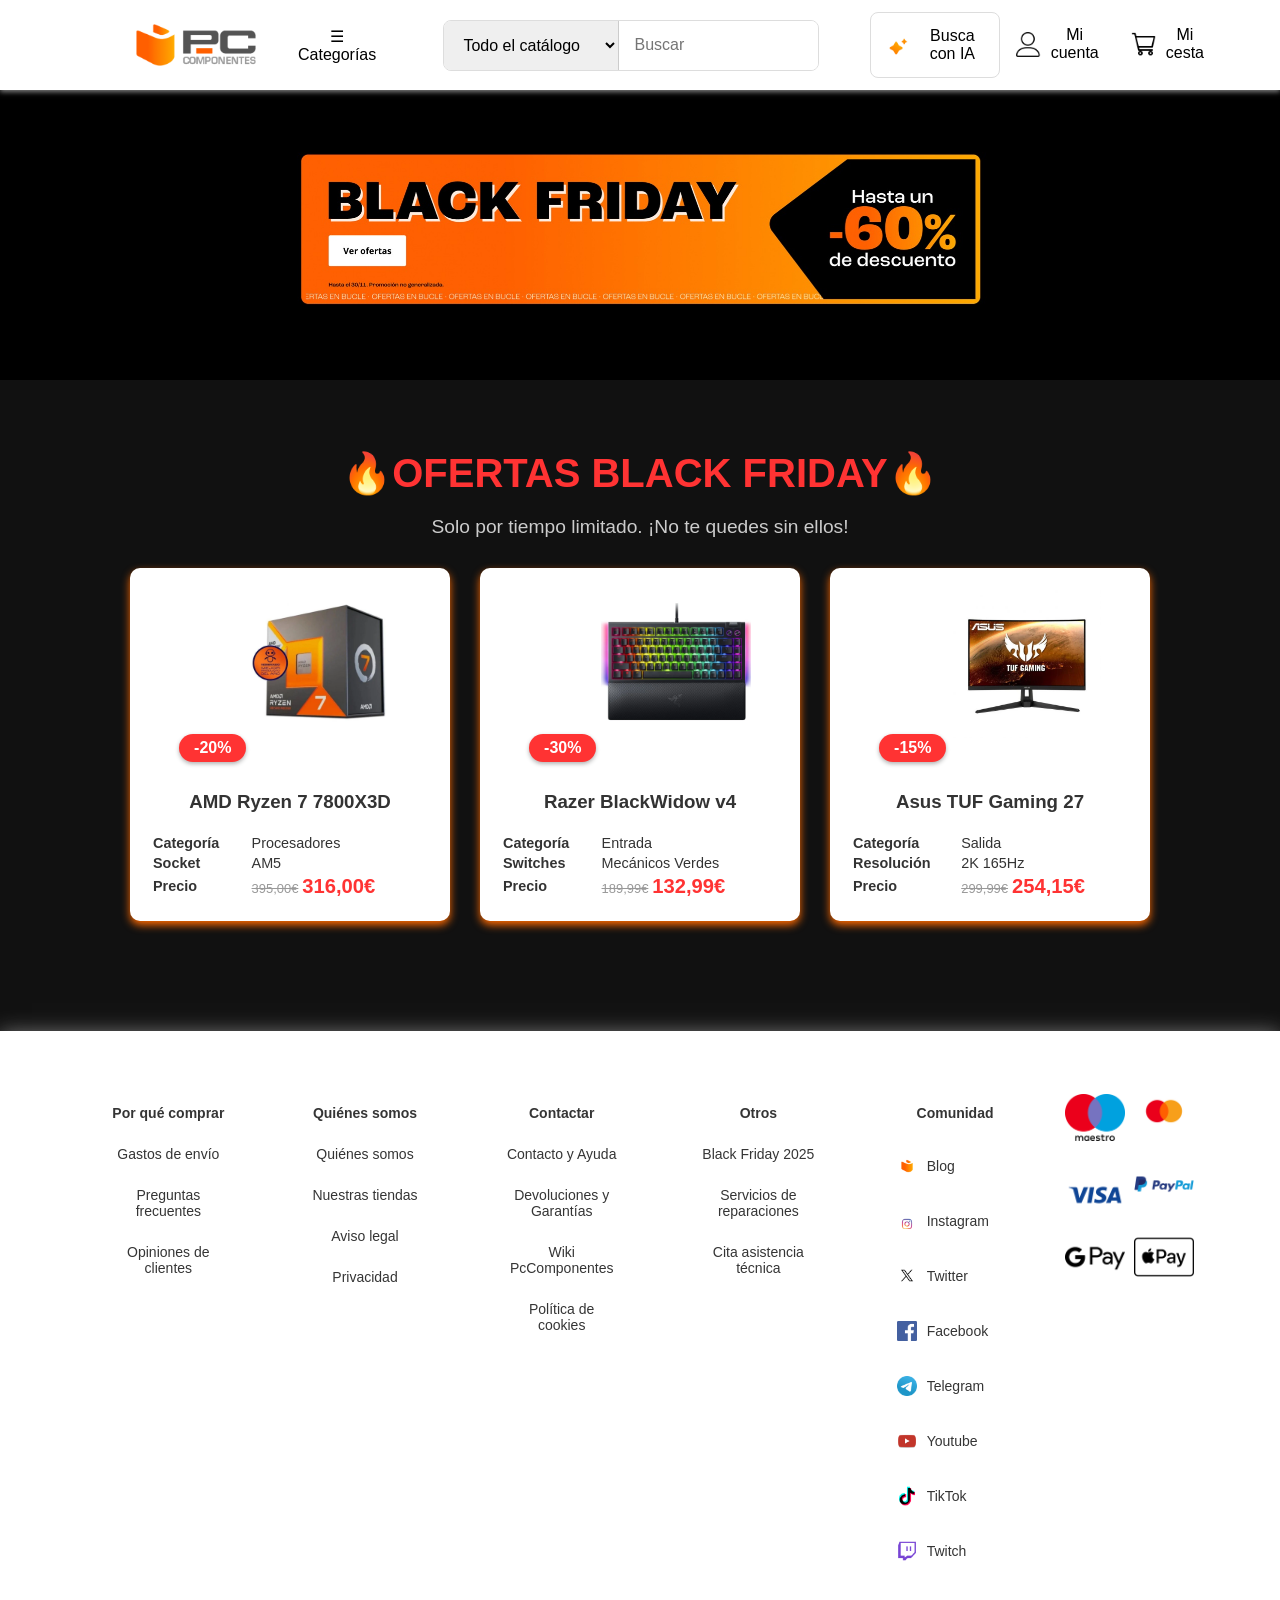
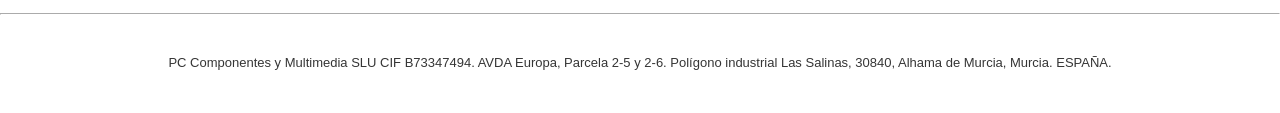
<file: GRUPO 3/Michael/index.html>
<!DOCTYPE html>
<html lang="es">

<head>
    <meta charset="UTF-8">
    <meta name="viewport" content="width=device-width, initial-scale=1.0">
    <meta name="autor" content="Michael Aprile Mancha">
    <meta name="description" content="Presentacion">
    <title>Inicio</title>
    <link rel="stylesheet" href="../pccomp.css" type="text/css">
</head>

<body class="blackfriday">
    <header>
        <nav class="navbar">
            <div>
                <ul class="menu-nav">
                    <li>
                        <a class="link-icon" href="../Michael/index.html"><img class="icon-pc"
                                src="../Multimedia/Icono-Pccomponentes.png" alt="Logo">
                        </a>
                    </li>
                    <li class="menu-dropdonw">
                        <a href="#" class="btn-menu">☰ Categorías</a>
                        <ul class="menu-side">
                            <li><a href="../Michael/presentacion.html">Presentación</a></li>
                            <li><a href="../Michael/index.html">Inicio</a></li>
                            <li><a href="../Michael/pagina1.html">¿Donde estamos?</a></li>
                            <li><a href="../Alberto/pagina2.html">¿Quienes somos?</a></li>
                            <li><a href="../Alberto/pagina3.html">Tienda</a></li>
                            <li><a href="../Alberto/pagina4.html">Comparativa de productos</a></li>
                            <li><a href="../Vahid/pagina5.html">Formulario de Contacto</a></li>
                            <li><a href="../Vahid/pagina6.html">Formulario de Presupuesto</a></li>
                            <li><a href="../Vahid/pagina7.html">Preguntas frecuentes</a></li>
                        </ul>
                    </li>
                    <div class="search">
                        <form action="" class="form-search">
                            <select name="catalogo" id="catalogo ">
                                <option value="Todo el catalogo">Todo el catálogo</option>
                                <option value="Reacondicionado">Reacondicionado</option>
                            </select>
                            <input type="text" placeholder="Buscar">
                            <button type="submit" class="btn-search">
                                <img src="../Multimedia/IconoLuca.ico" alt="Icono Lupa"></button>
                        </form>
                    </div>
                    <ul class="menu-user">
                        <li>
                            <a class="btn-ia" href="">
                                <img src="../Multimedia/ICONO IA.png" alt="Icono IA" class="icon-nav">
                                Busca con IA
                            </a>
                        </li>
                        <li>
                            <a href="">
                                <img src="../Multimedia/IconoUsuario.ico" alt="Icono usuario" class="icon-nav">
                                Mi cuenta
                            </a>
                        </li>
                        <li>
                            <a href="">
                                <img src="../Multimedia/IconoCesta.ico" alt="Icono cesta" class="icon-nav">
                                Mi cesta
                            </a>
                        </li>
                    </ul>
                </ul>
            </div>   
        </nav>
    </header>
    <main>
        <section class="banner-promotional">
            <figure>
                <img src="../Multimedia/PcComponentes-Black-Friday-2024.jpg" alt="Banner Promocional">
            </figure>
        </section>
        <section>
            <h2 class="title-bf">🔥OFERTAS BLACK FRIDAY🔥</h2>
            <p class="subtitle-bf">Solo por tiempo limitado. ¡No te quedes sin ellos!</p>
            <div class="container-offer">
                <article class="offer-bf">
                    <span class="discount-label">-20%</span>
                    <img src="../Multimedia/Amd-ryzen-7-7800x3d.webp" alt="AMD Ryzen 7">
                    <h3>AMD Ryzen 7 7800X3D</h3>
                    <table class="table-info">
                        <tr>
                            <th>Categoría</th>
                            <td>Procesadores</td>
                        </tr>
                        <tr>
                            <th>Socket</th>
                            <td>AM5</td>
                        </tr>
                        <tr>
                            <th>Precio</th>
                            <td class="price">
                                <del>395,00€</del>
                                <span class="new-price">316,00€</span>
                            </td>
                        </tr>
                    </table>
                </article>
                <article class="product-card offer-bf">
                    <span class="discount-label">-30%</span>
                    <img src="../Multimedia/Teclado razer.webp" alt="Teclado Razer">
                    <h3>Razer BlackWidow v4</h3>
                    <table class="table-info">
                        <tr>
                            <th>Categoría</th>
                            <td>Entrada</td>
                        </tr>
                        <tr>
                            <th>Switches</th>
                            <td>Mecánicos Verdes</td>
                        </tr>
                        <tr>
                            <th>Precio</th>
                            <td class="price">
                                <del>189,99€</del>
                                <span class="new-price">132,99€</span>
                            </td>
                        </tr>
                    </table>
                </article>
                <article class="product-card offer-bf">
                    <span class="discount-label">-15%</span>
                    <img src="../Multimedia/Monitor ASUS TUF.webp" alt="Monitor Asus">
                    <h3>Asus TUF Gaming 27</h3>
                    <table class="table-info">
                        <tr>
                            <th>Categoría</th>
                            <td>Salida</td>
                        </tr>
                        <tr>
                            <th>Resolución</th>
                            <td>2K 165Hz</td>
                        </tr>
                        <tr>
                            <th>Precio</th>
                            <td class="price">
                                <del>299,99€</del>
                                <span class="new-price">254,15€</span>
                            </td>
                        </tr>
                    </table>
                </article>
            </div>
        </section>
    </main>
   <footer>
        <div class="footerbar">
            <div>
                <ul>
                    <li class="title-footer"><strong>Por qué comprar</strong></li>
                    <li><a href="https://help.pccomponentes.com/hc/es-es/articles/19503927607709-Gastos-de-env%C3%ADo" style="text-decoration: none; color: #353535;">Gastos de envío</a></li>
                    <li><a href="../Vahid/pagina7.html" style="text-decoration: none; color: #353535;">Preguntas frecuentes</a></li>
                    <li><a href="https://www.pccomponentes.com/opiniones" style="text-decoration: none; color: #353535;">Opiniones de clientes</a></li>
                </ul>
            </div>
            <div>
                <ul>
                    <li class="title-footer"><strong>Quiénes somos</strong></li>
                    <li><a href="../Alberto/pagina2.html" style="text-decoration: none; color: #353535;">Quiénes somos</a></li>
                    <li><a href="../Michael/pagina1.html" style="text-decoration: none; color: #353535;">Nuestras tiendas</a></li>
                    <li><a href="https://www.pccomponentes.com/aviso-legal" style="text-decoration: none; color: #353535;">Aviso legal</a></li>
                    <li><a href="https://www.pccomponentes.com/privacidad" style="text-decoration: none; color: #353535;">Privacidad</a></li>
                </ul>
            </div>
            <div>
                <ul>
                    <li class="title-footer"><strong>Contactar</strong></li>
                    <li><a href="../Vahid/pagina5.html" style="text-decoration: none; color: #353535;">Contacto y Ayuda</a></li>
                    <li><a href="https://help.pccomponentes.com/hc/es-es/categories/19806195784221-Garant%C3%ADas-y-devoluciones" style="text-decoration: none; color: #353535;"></a>Devoluciones y Garantías</li>
                    <li><a href="https://www.pccomponentes.com/wiki" style="text-decoration: none; color: #353535;">Wiki PcComponentes</a></li>
                    <li><a href="https://www.pccomponentes.com/cookies" style="text-decoration: none; color: #353535;">Política de cookies</a></li>
                </ul>
            </div>
            <div>
                <ul>
                    <li class="title-footer"><strong>Otros</strong></li>
                    <li><a href="../Michael/index.html" style="text-decoration: none; color: #353535;">Black Friday 2025</a></li>
                    <li><a href="https://www.pccomponentes.com/servicio-de-reparaciones" style="text-decoration: none; color: #353535;">Servicios de reparaciones</a></li>
                    <li><a href="https://www.pccomponentes.com/servicio-tecnico-remoto-asre" style="text-decoration: none; color: #353535;">Cita asistencia técnica</a></li>
                </ul>
            </div>
            <div>
                <ul class="list-social-icon">
                    <li class="title-footer"><strong>Comunidad</strong></li>
                    <li>
                        <a href="https://www.pccomponentes.com/blog" target="_blank">
                            <img src="../Multimedia/unnamed.png" alt="" class="social-icon">Blog
                        </a>
                    </li>
                    <li>
                        <a href="https://www.instagram.com/pccomponentes/" target="_blank">
                            <img src="../Multimedia/Instagram.ico" alt="Instagram" class="social-icon">Instagram
                        </a>
                    </li>
                    <li>
                        <a href="https://x.com/pccomponentes" target="_blank">
                            <img src="../Multimedia/X.ico" alt="Twitter" class="social-icon">Twitter
                        </a>
                    </li>
                    <li>
                        <a href="https://www.facebook.com/pccomponentes" target="_blank">
                            <img src="../Multimedia/Facebook.ico" alt="Facebook" class="social-icon">Facebook
                        </a>
                    </li>
                    <li>
                        <a href="https://t.me/pccomponentesESP" target="_blank">
                            <img src="../Multimedia/telegram.ico" alt="Telegram" class="social-icon">Telegram
                        </a>
                    </li>
                    <li>
                        <a href="https://www.youtube.com/user/PcComponentescom" target="_blank">
                            <img src="../Multimedia/youtube.ico" alt="Youtube" class="social-icon">Youtube
                        </a>
                    </li>
                    <li>
                        <a href="https://www.tiktok.com/@pccomponentes.com" target="_blank">
                            <img src="../Multimedia/Tiktok.ico" alt="TikTok" class="social-icon">TikTok
                        </a>
                    </li>
                    <li>
                        <a href="https://www.twitch.tv/pccomponenteses" target="_blank">
                            <img src="../Multimedia/Twitch.ico" alt="Twitch" class="social-icon">Twitch
                        </a>
                    </li>
                </ul>
            </div>
            <div class="pay-icon">
                <img src="../Multimedia/Maestro.ico" alt="Icono maestro">
                <img src="../Multimedia/MasterCard.ico" alt="Icono master card">
                <img src="../Multimedia/Visa.ico" alt="Icono Visa">
                <img src="../Multimedia/Paypal.ico" alt="Icono Paypal">
                <img src="../Multimedia/Google Pay.ico" alt="Icono Google pay">
                <img src="../Multimedia/Apple play.ico" alt="Icono Apple pay">
            </div>
        </div> 
        <hr>
        <blockquote>
            PC Componentes y Multimedia SLU CIF B73347494. AVDA Europa, Parcela 2-5 y 2-6. 
            Polígono industrial Las Salinas, 30840, Alhama de Murcia, Murcia. ESPAÑA.
        </blockquote>
    </footer>
</body>

</html>
</file>
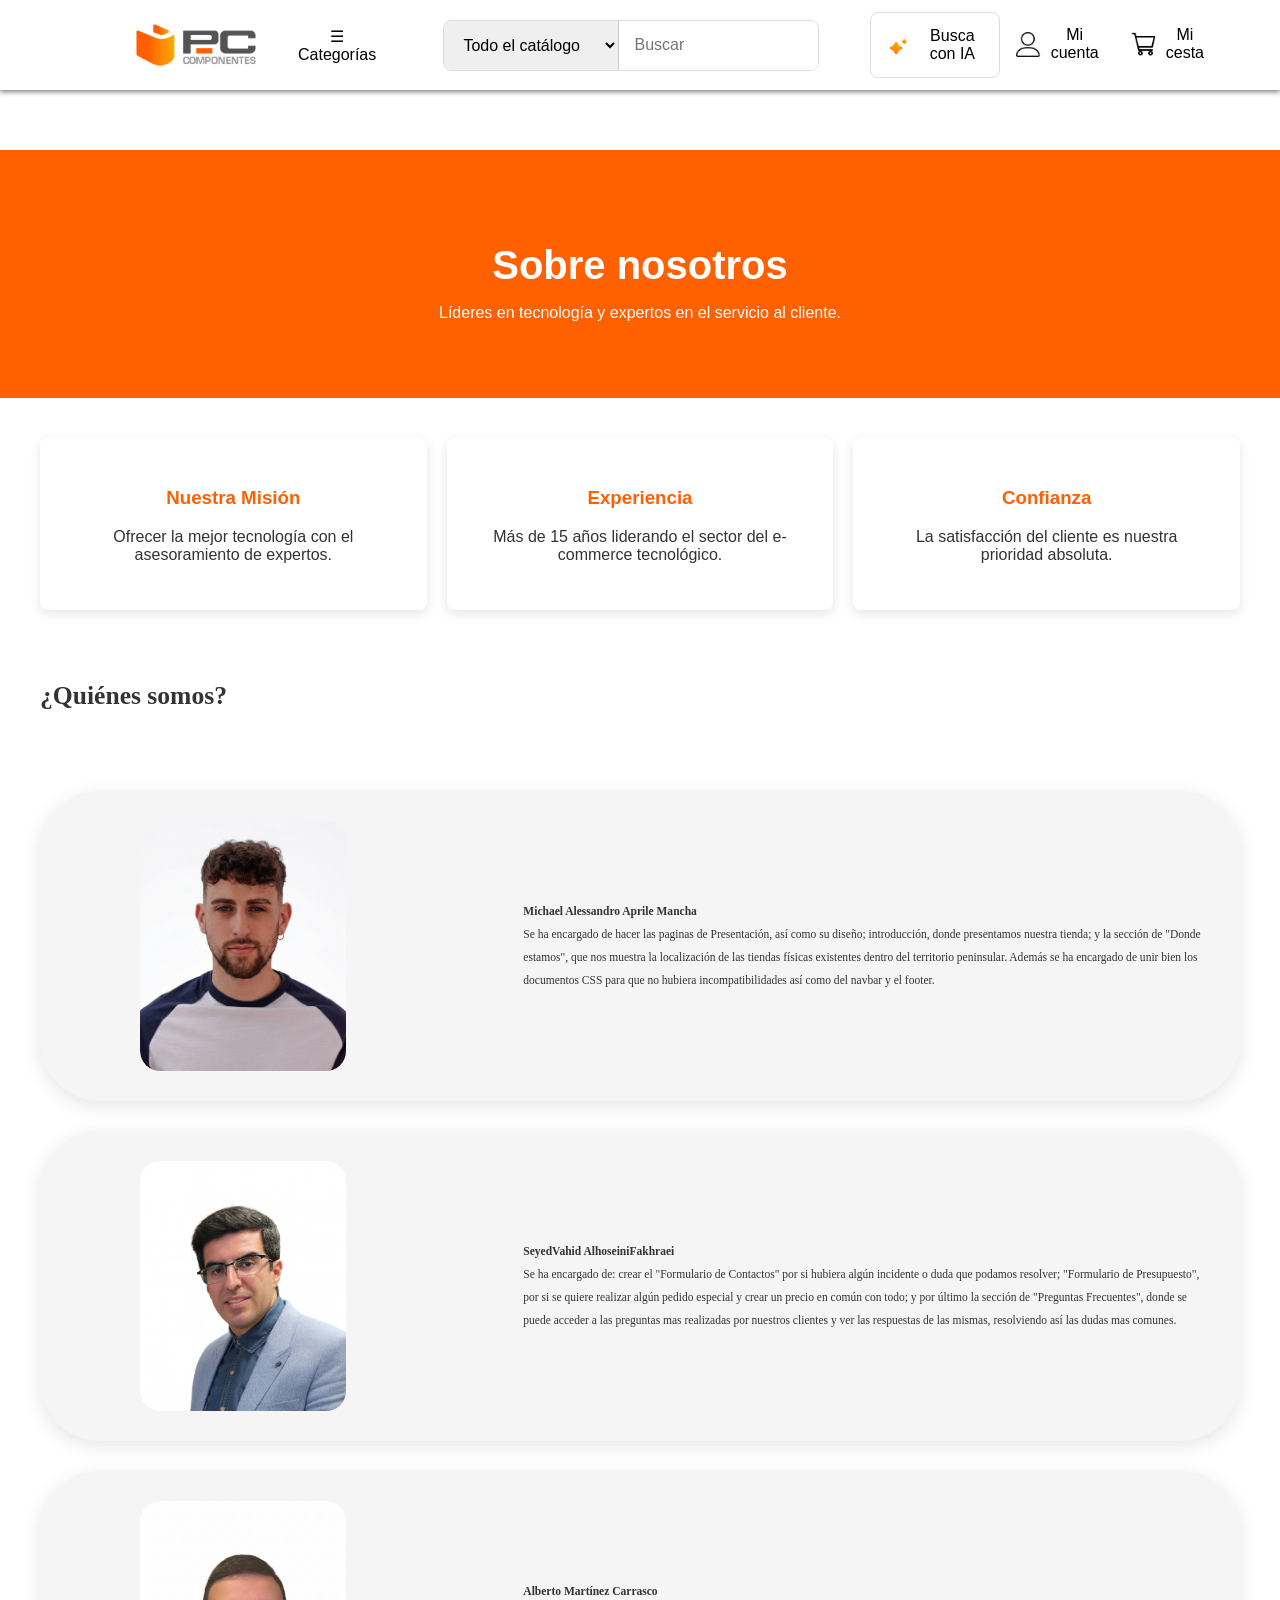
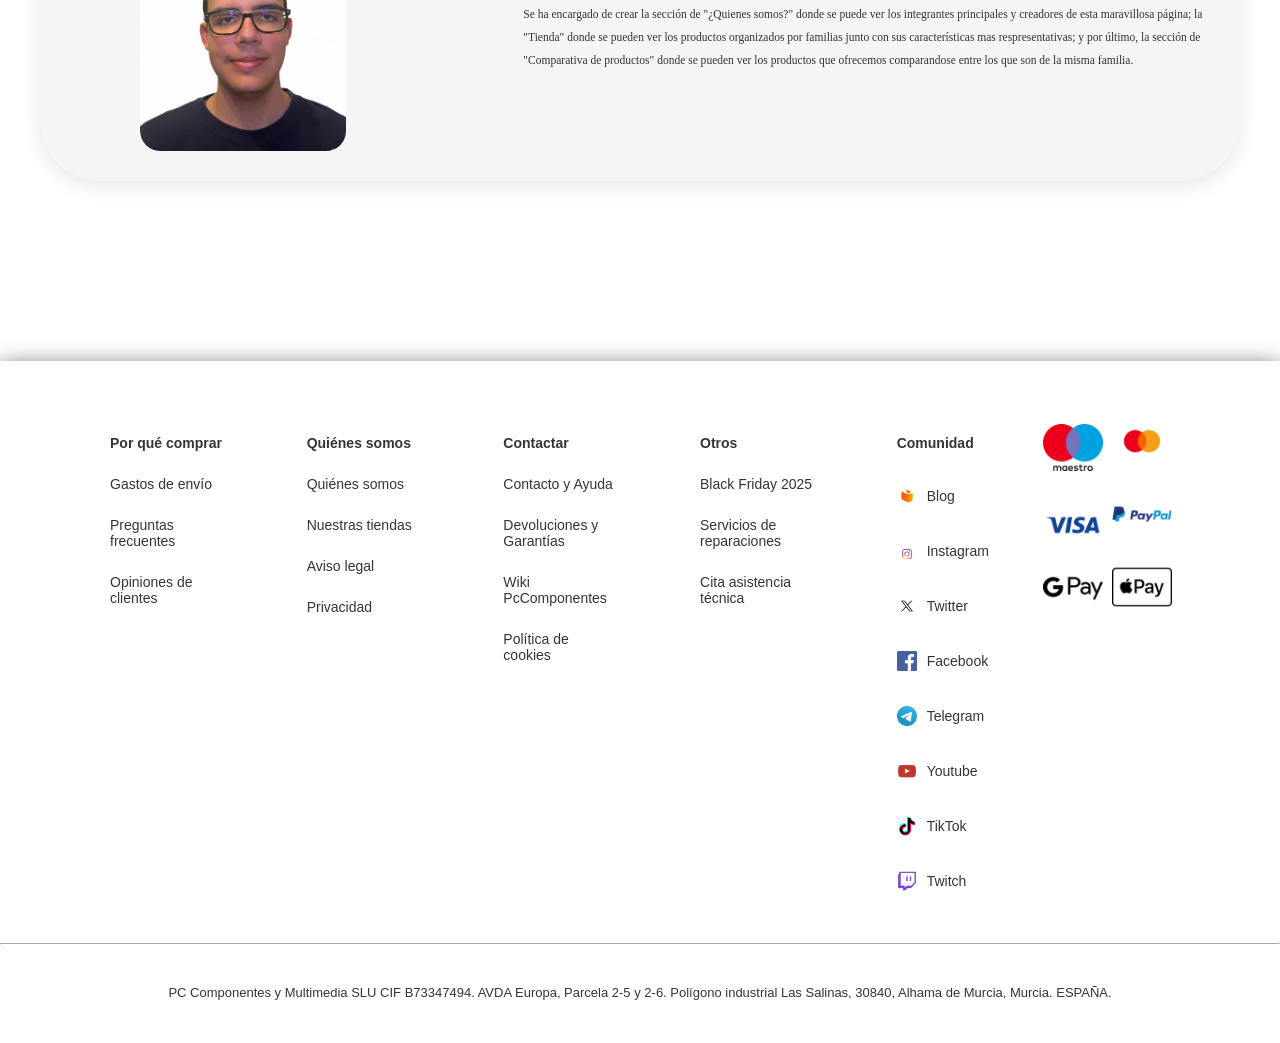
<file: GRUPO 3/Alberto/pagina2.html>
<!DOCTYPE html>
<html lang="es">

<head>
    <meta charset="UTF-8">
    <meta name="viewport" content="width=device-width, initial-scale=1.0">
    <meta name="autor" content="Alberto Martínez Carrasco">
    <meta name="description" content="Quienes somos">
    <title>Sobre Nosotros</title>
    <link rel="stylesheet" href="../pccomp.css">
</head>

<body>
    <header>
        <nav class="navbar">
            <div>
                <ul class="menu-nav">
                    <li>
                        <a class="link-icon" href="../Michael/index.html"><img class="icon-pc"
                                src="../Multimedia/Icono-Pccomponentes.png" alt="Logo">
                        </a>
                    </li>
                    <li class="menu-dropdonw">
                        <a href="#" class="btn-menu">☰ Categorías</a>
                        <ul class="menu-side">
                            <li><a href="../Michael/presentacion.html">Presentación</a></li>
                            <li><a href="../Michael/index.html">Inicio</a></li>
                            <li><a href="../Michael/pagina1.html">¿Donde estamos?</a></li>
                            <li><a href="../Alberto/pagina2.html">¿Quienes somos?</a></li>
                            <li><a href="../Alberto/pagina3.html">Tienda</a></li>
                            <li><a href="../Alberto/pagina4.html">Comparativa de productos</a></li>
                            <li><a href="../Vahid/pagina5.html">Formulario de Contacto</a></li>
                            <li><a href="../Vahid/pagina6.html">Formulario de Presupuesto</a></li>
                            <li><a href="../Vahid/pagina7.html">Preguntas frecuentes</a></li>
                        </ul>
                    </li>
                    <div class="search">
                        <form action="" class="form-search">
                            <select name="catalogo" id="catalogo ">
                                <option value="Todo el catalogo">Todo el catálogo</option>
                                <option value="Reacondicionado">Reacondicionado</option>
                            </select>
                            <input type="text" placeholder="Buscar">
                            <button type="submit" class="btn-search">
                                <img src="../Multimedia/IconoLuca.ico" alt="Icono Lupa"></button>
                        </form>
                    </div>
                    <ul class="menu-user">
                        <li>
                            <a class="btn-ia" href="">
                                <img src="../Multimedia/ICONO IA.png" alt="Icono IA" class="icon-nav">
                                Busca con IA
                            </a>
                        </li>
                        <li>
                            <a href="">
                                <img src="../Multimedia/IconoUsuario.ico" alt="Icono usuario" class="icon-nav">
                                Mi cuenta
                            </a>
                        </li>
                        <li>
                            <a href="">
                                <img src="../Multimedia/IconoCesta.ico" alt="Icono cesta" class="icon-nav">
                                Mi cesta
                            </a>
                        </li>
                    </ul>
                </ul>
            </div>
        </nav>
    </header>
    <main>
        <section class="about-us">
            <div class="about-hero">
                <h1>Sobre nosotros</h1>
                <p>Líderes en tecnología y expertos en el servicio al cliente.</p>
            </div>
            <div class="container">
                <div class="about-grid">
                    <div class="card">
                        <h3>Nuestra Misión</h3>
                        <p>Ofrecer la mejor tecnología con el asesoramiento de expertos.</p>
                    </div>
                    <div class="card">
                        <h3>Experiencia</h3>
                        <p>Más de 15 años liderando el sector del e-commerce tecnológico.</p>
                    </div>
                    <div class="card">
                        <h3>Confianza</h3>
                        <p>La satisfacción del cliente es nuestra prioridad absoluta.</p>
                    </div>
                </div>

                <div class="about-content">
                    <div class="text">
                        <h2>¿Quiénes somos?</h2>
                        <div class="container-foto">
                            <div class="img-foto">
                                <img src="../Multimedia/Michael.png" alt="Michael Alessandro Aprile Mancha">
                            </div>
                            <div class="txt-foto">
                                <p>
                                    <strong>Michael Alessandro Aprile Mancha</strong>
                                    <br>
                                    Se ha encargado de hacer las paginas de Presentación, así como su diseño;
                                    introducción, donde presentamos nuestra tienda; y la sección de "Donde estamos", que
                                    nos muestra la localización de las tiendas físicas existentes dentro del territorio
                                    peninsular. Además se ha encargado de unir bien los documentos CSS para que no
                                    hubiera incompatibilidades así como del navbar y el footer.
                                </p>
                            </div>
                        </div>

                        <div class="container-foto">
                            <div class="img-foto">
                                <img src="../Multimedia/vahid_-profile_photo.png" alt="SeyedVahid AlhoseiniFakhraei">
                            </div>
                            <div class="txt-foto">
                                <p>
                                    <strong>SeyedVahid AlhoseiniFakhraei</strong>
                                    <br>
                                    Se ha encargado de: crear el "Formulario de Contactos" por si hubiera algún
                                    incidente o duda que podamos resolver; "Formulario de Presupuesto", por si se quiere
                                    realizar algún pedido especial y crear un precio en común con todo; y por último la
                                    sección de "Preguntas Frecuentes", donde se puede acceder a las preguntas mas
                                    realizadas por nuestros clientes y ver las respuestas de las mismas, resolviendo así
                                    las dudas mas comunes.
                                </p>
                            </div>

                        </div>

                        <div class="container-foto">
                            <div class="img-foto">
                                <img src="../Multimedia/Alberto.png" alt="Alberto Martínez Carrasco">
                            </div>
                            <div class="txt-foto">
                                <p>
                                    <strong>Alberto Martínez Carrasco</strong>
                                    <br>
                                    Se ha encargado de crear la sección de "¿Quienes somos?" donde se puede ver los
                                    integrantes principales y creadores de esta maravillosa página; la "Tienda" donde se
                                    pueden ver los productos organizados por familias junto con sus características mas
                                    respresentativas; y por último, la sección de "Comparativa de productos" donde se
                                    pueden ver los productos que ofrecemos comparandose entre los que son de la misma
                                    familia.
                                </p>
                            </div>
                        </div>
                    </div>
                </div>
            </div>
        </section>
    </main>
   <footer>
        <div class="footerbar">
            <div>
                <ul>
                    <li class="title-footer"><strong>Por qué comprar</strong></li>
                    <li><a href="https://help.pccomponentes.com/hc/es-es/articles/19503927607709-Gastos-de-env%C3%ADo" style="text-decoration: none; color: #353535;">Gastos de envío</a></li>
                    <li><a href="../Vahid/pagina7.html" style="text-decoration: none; color: #353535;">Preguntas frecuentes</a></li>
                    <li><a href="https://www.pccomponentes.com/opiniones" style="text-decoration: none; color: #353535;">Opiniones de clientes</a></li>
                </ul>
            </div>
            <div>
                <ul>
                    <li class="title-footer"><strong>Quiénes somos</strong></li>
                    <li><a href="../Alberto/pagina2.html" style="text-decoration: none; color: #353535;">Quiénes somos</a></li>
                    <li><a href="../Michael/pagina1.html" style="text-decoration: none; color: #353535;">Nuestras tiendas</a></li>
                    <li><a href="https://www.pccomponentes.com/aviso-legal" style="text-decoration: none; color: #353535;">Aviso legal</a></li>
                    <li><a href="https://www.pccomponentes.com/privacidad" style="text-decoration: none; color: #353535;">Privacidad</a></li>
                </ul>
            </div>
            <div>
                <ul>
                    <li class="title-footer"><strong>Contactar</strong></li>
                    <li><a href="../Vahid/pagina5.html" style="text-decoration: none; color: #353535;">Contacto y Ayuda</a></li>
                    <li><a href="https://help.pccomponentes.com/hc/es-es/categories/19806195784221-Garant%C3%ADas-y-devoluciones" style="text-decoration: none; color: #353535;"></a>Devoluciones y Garantías</li>
                    <li><a href="https://www.pccomponentes.com/wiki" style="text-decoration: none; color: #353535;">Wiki PcComponentes</a></li>
                    <li><a href="https://www.pccomponentes.com/cookies" style="text-decoration: none; color: #353535;">Política de cookies</a></li>
                </ul>
            </div>
            <div>
                <ul>
                    <li class="title-footer"><strong>Otros</strong></li>
                    <li><a href="../Michael/index.html" style="text-decoration: none; color: #353535;">Black Friday 2025</a></li>
                    <li><a href="https://www.pccomponentes.com/servicio-de-reparaciones" style="text-decoration: none; color: #353535;">Servicios de reparaciones</a></li>
                    <li><a href="https://www.pccomponentes.com/servicio-tecnico-remoto-asre" style="text-decoration: none; color: #353535;">Cita asistencia técnica</a></li>
                </ul>
            </div>
            <div>
                <ul class="list-social-icon">
                    <li class="title-footer"><strong>Comunidad</strong></li>
                    <li>
                        <a href="https://www.pccomponentes.com/blog" target="_blank">
                            <img src="../Multimedia/unnamed.png" alt="" class="social-icon">Blog
                        </a>
                    </li>
                    <li>
                        <a href="https://www.instagram.com/pccomponentes/" target="_blank">
                            <img src="../Multimedia/Instagram.ico" alt="Instagram" class="social-icon">Instagram
                        </a>
                    </li>
                    <li>
                        <a href="https://x.com/pccomponentes" target="_blank">
                            <img src="../Multimedia/X.ico" alt="Twitter" class="social-icon">Twitter
                        </a>
                    </li>
                    <li>
                        <a href="https://www.facebook.com/pccomponentes" target="_blank">
                            <img src="../Multimedia/Facebook.ico" alt="Facebook" class="social-icon">Facebook
                        </a>
                    </li>
                    <li>
                        <a href="https://t.me/pccomponentesESP" target="_blank">
                            <img src="../Multimedia/telegram.ico" alt="Telegram" class="social-icon">Telegram
                        </a>
                    </li>
                    <li>
                        <a href="https://www.youtube.com/user/PcComponentescom" target="_blank">
                            <img src="../Multimedia/youtube.ico" alt="Youtube" class="social-icon">Youtube
                        </a>
                    </li>
                    <li>
                        <a href="https://www.tiktok.com/@pccomponentes.com" target="_blank">
                            <img src="../Multimedia/Tiktok.ico" alt="TikTok" class="social-icon">TikTok
                        </a>
                    </li>
                    <li>
                        <a href="https://www.twitch.tv/pccomponenteses" target="_blank">
                            <img src="../Multimedia/Twitch.ico" alt="Twitch" class="social-icon">Twitch
                        </a>
                    </li>
                </ul>
            </div>
            <div class="pay-icon">
                <img src="../Multimedia/Maestro.ico" alt="Icono maestro">
                <img src="../Multimedia/MasterCard.ico" alt="Icono master card">
                <img src="../Multimedia/Visa.ico" alt="Icono Visa">
                <img src="../Multimedia/Paypal.ico" alt="Icono Paypal">
                <img src="../Multimedia/Google Pay.ico" alt="Icono Google pay">
                <img src="../Multimedia/Apple play.ico" alt="Icono Apple pay">
            </div>
        </div> 
        <hr>
        <blockquote>
            PC Componentes y Multimedia SLU CIF B73347494. AVDA Europa, Parcela 2-5 y 2-6. 
            Polígono industrial Las Salinas, 30840, Alhama de Murcia, Murcia. ESPAÑA.
        </blockquote>
    </footer>
</body>

</html>
</file>
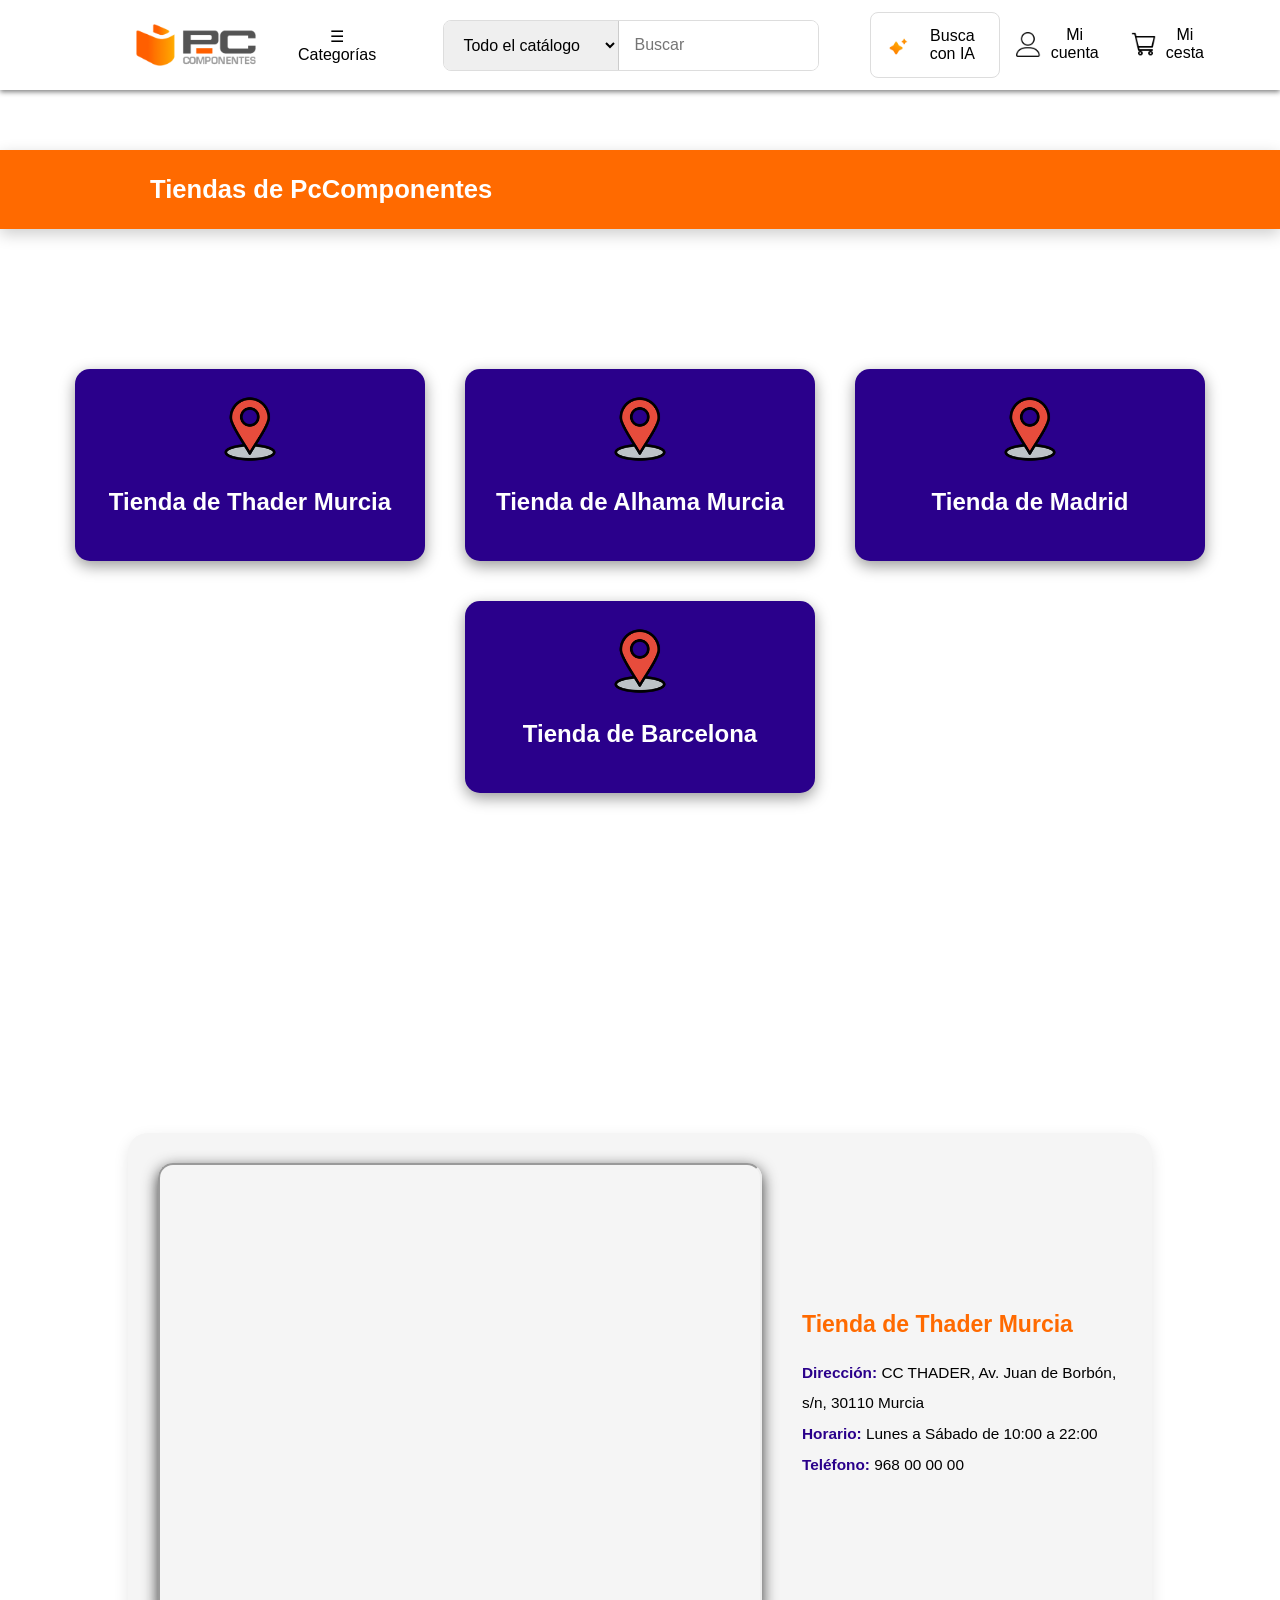
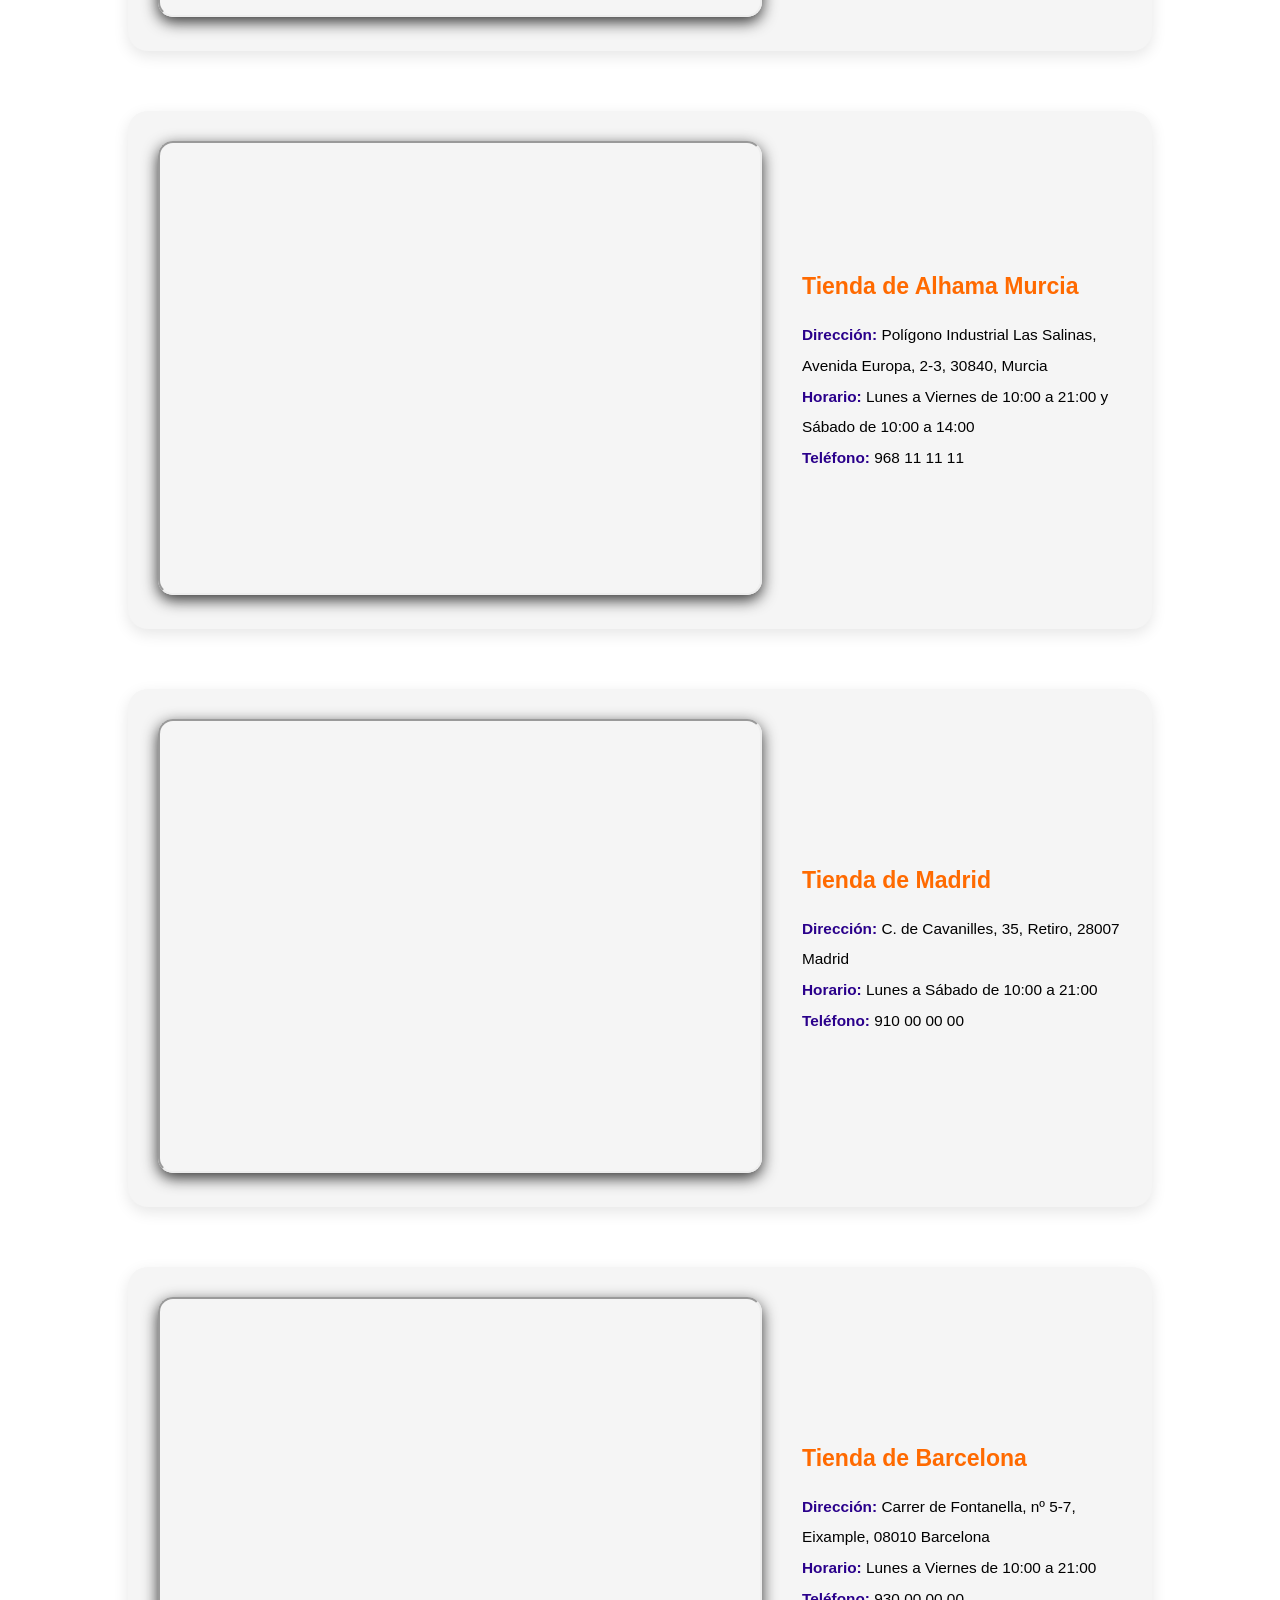
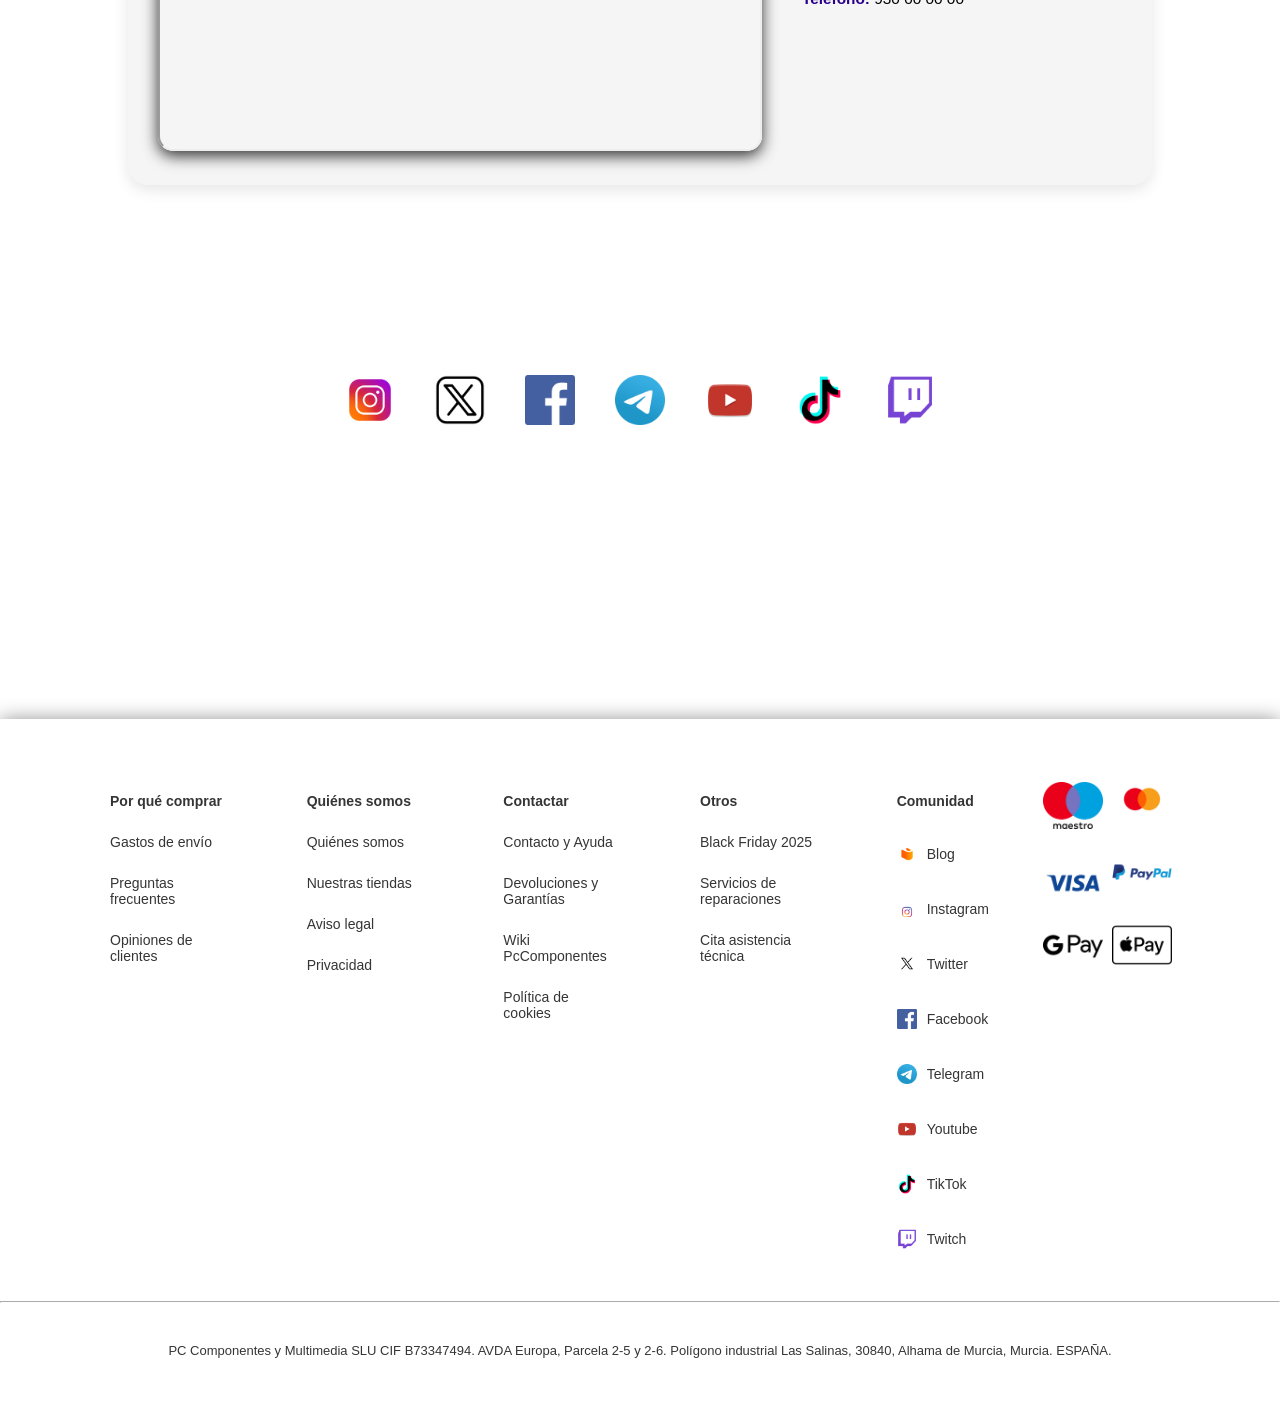
<file: GRUPO 3/Michael/pagina1.html>
<!DOCTYPE html>
<html lang="es">

<head>
    <meta charset="UTF-8">
    <meta name="viewport" content="width=device-width, initial-scale=1.0">
    <meta name="autor" content="Michael Aprile Mancha">
    <meta name="description" content="Ubicación">
    <title>¿Dónde estamos?</title>
    <link rel="stylesheet" href="../pccomp.css" type="text/css">
</head>

<body>
    <header>
        <nav class="navbar">
            <div>
                <ul class="menu-nav">
                    <li>
                        <a class="link-icon" href="../Michael/index.html"><img class="icon-pc"
                                src="../Multimedia/Icono-Pccomponentes.png" alt="Logo">
                        </a>
                    </li>
                    <li class="menu-dropdonw">
                        <a href="#" class="btn-menu">☰ Categorías</a>
                        <ul class="menu-side">
                            <li><a href="../Michael/presentacion.html">Presentación</a></li>
                            <li><a href="../Michael/index.html">Inicio</a></li>
                            <li><a href="../Michael/pagina1.html">¿Donde estamos?</a></li>
                            <li><a href="../Alberto/pagina2.html">¿Quienes somos?</a></li>
                            <li><a href="../Alberto/pagina3.html">Tienda</a></li>
                            <li><a href="../Alberto/pagina4.html">Comparativa de productos</a></li>
                            <li><a href="../Vahid/pagina5.html">Formulario de Contacto</a></li>
                            <li><a href="../Vahid/pagina6.html">Formulario de Presupuesto</a></li>
                            <li><a href="../Vahid/pagina7.html">Preguntas frecuentes</a></li>
                        </ul>
                    </li>
                    <div class="search">
                        <form action="" class="form-search">
                            <select name="catalogo" id="catalogo ">
                                <option value="Todo el catalogo">Todo el catálogo</option>
                                <option value="Reacondicionado">Reacondicionado</option>
                            </select>
                            <input type="text" placeholder="Buscar">
                            <button type="submit" class="btn-search">
                                <img src="../Multimedia/IconoLuca.ico" alt="Icono Lupa"></button>
                        </form>
                    </div>
                    <ul class="menu-user">
                        <li>
                            <a class="btn-ia" href="">
                                <img src="../Multimedia/ICONO IA.png" alt="Icono IA" class="icon-nav">
                                Busca con IA
                            </a>
                        </li>
                        <li>
                            <a href="">
                                <img src="../Multimedia/IconoUsuario.ico" alt="Icono usuario" class="icon-nav">
                                Mi cuenta
                            </a>
                        </li>
                        <li>
                            <a href="">
                                <img src="../Multimedia/IconoCesta.ico" alt="Icono cesta" class="icon-nav">
                                Mi cesta
                            </a>
                        </li>
                    </ul>
                </ul>
            </div>
        </nav>
    </header>
    <main>
        <section class="ubication">
            <h1>Tiendas de PcComponentes</h1>
            <div class="card-container">
                    <a href="#thader-map" class="card-ubication">
                        <img src="../Multimedia/icono ubicacion.ico" alt="Icono ubicacion">
                        <h2>Tienda de Thader Murcia</h2>
                    </a>           
                    <a href="#alhama-map" class="card-ubication">
                        <img src="../Multimedia/icono ubicacion.ico" alt="Icono ubicacion">
                        <h2>Tienda de Alhama Murcia</h2>
                    </a>
                    <a href="#madrid-map" class="card-ubication" >
                        <img src="../Multimedia/icono ubicacion.ico" alt="Icono ubicacion">
                        <h2>Tienda de Madrid</h2>
                    </a>
                    <a href="#barcelona-map" class="card-ubication">
                        <img src="../Multimedia/icono ubicacion.ico" alt="Icono ubicacion">
                        <h2>Tienda de Barcelona</h2>
                    </a>
            </div>
        </section>
        <section class="google-map">
            <div id="thader-map" class="map-container">
                <div class="iframe-box">
                    <iframe
                        src="https://www.google.com/maps/embed?pb=!1m14!1m8!1m3!1d1571.322665205397!2d-1.1507031!3d38.0320471!3m2!1i1024!2i768!4f13.1!3m3!1m2!1s0xd6381004680787d%3A0x669b0e32ca36f977!2sPcComponentes%20-%20Murcia%20Thader!5e0!3m2!1ses!2ses!4v1772451232211!5m2!1ses!2ses"
                        allowfullscreen="" loading="lazy" referrerpolicy="no-referrer-when-downgrade">
                    </iframe>
                </div>
                <div class="info-box">
                    <h3>Tienda de Thader Murcia</h3>
                    <ul>
                        <li><strong>Dirección:</strong> CC THADER, Av. Juan de Borbón, s/n, 30110 Murcia</li>
                        <li><strong>Horario:</strong> Lunes a Sábado de 10:00 a 22:00</li>
                        <li><strong>Teléfono:</strong> 968 00 00 00</li>
                    </ul>
                </div>
            </div>
            <div id="alhama-map" class="map-container">
                <div class="iframe-box">
                    <iframe
                    src="https://www.google.com/maps/embed?pb=!1m18!1m12!1m3!1d3151.381464475771!2d-1.3903441236938132!3d37.82795460909415!2m3!1f0!2f0!3f0!3m2!1i1024!2i768!4f13.1!3m3!1m2!1s0xd648ef041b23d07%3A0xb905c61ac3a266fd!2sPcComponentes%20-%20Alhama%20de%20Murcia!5e0!3m2!1ses!2ses!4v1772451894836!5m2!1ses!2ses"
                    allowfullscreen="" loading="lazy" referrerpolicy="no-referrer-when-downgrade">
                    </iframe>
                </div>
                <div class="info-box">
                    <h3>Tienda de Alhama Murcia</h3>
                    <ul>
                        <li><strong>Dirección:</strong> Polígono Industrial Las Salinas, Avenida Europa, 2-3, 30840, Murcia</li>
                        <li><strong>Horario:</strong> Lunes a Viernes de 10:00 a 21:00 y Sábado de 10:00 a 14:00</li>
                        <li><strong>Teléfono:</strong> 968 11 11 11</li>
                    </ul>
                </div>
            </div>
            <div id="madrid-map" class="map-container">
                <div class="iframe-box">
                    <iframe
                        src="https://www.google.com/maps/embed?pb=!1m18!1m12!1m3!1d189.88473790780742!2d-3.674598198243357!3d40.40539905895767!2m3!1f0!2f0!3f0!3m2!1i1024!2i768!4f13.1!3m3!1m2!1s0xd42261aef06a90d%3A0x7a03480ef4478d60!2sPcComponentes%20-%20Madrid!5e0!3m2!1ses!2ses!4v1772451989964!5m2!1ses!2ses"
                        allowfullscreen="" loading="lazy" referrerpolicy="no-referrer-when-downgrade">
                    </iframe>
                </div>
                <div class="info-box">
                    <h3>Tienda de Madrid</h3>
                    <ul>
                        <li><strong>Dirección:</strong> C. de Cavanilles, 35, Retiro, 28007 Madrid</li>
                        <li><strong>Horario:</strong> Lunes a Sábado de 10:00 a 21:00</li>
                        <li><strong>Teléfono:</strong> 910 00 00 00</li>
                    </ul>
                </div>
            </div>
            <div id="barcelona-map" class="map-container">
                <div class="iframe-box">
                   <iframe
                        src="https://www.google.com/maps/embed?pb=!1m18!1m12!1m3!1d2993.3779717273114!2d2.1692537764397724!3d41.38759729598159!2m3!1f0!2f0!3f0!3m2!1i1024!2i768!4f13.1!3m3!1m2!1s0x12a4a32968df7151%3A0xf9596a857f5c655e!2sPcComponentes%20-%20Barcelona!5e0!3m2!1ses!2ses!4v1772452047891!5m2!1ses!2ses"
                        allowfullscreen="" loading="lazy" referrerpolicy="no-referrer-when-downgrade">
                    </iframe> 
                </div>
                <div class="info-box">
                    <h3>Tienda de Barcelona</h3>
                    <ul>
                        <li><strong>Dirección:</strong> Carrer de Fontanella, nº 5-7, Eixample, 08010 Barcelona</li>
                        <li><strong>Horario:</strong> Lunes a Viernes de 10:00 a 21:00</li>
                        <li><strong>Teléfono:</strong> 930 00 00 00</li>
                    </ul>
                </div>
            </div>
        </section>
        <section>
            <div class="card-container">
                <div class="icon-social-media">
                    <a href="https://www.instagram.com/pccomponentes/" target="_blank">
                        <img src="../Multimedia/Instragram 2.ico" alt="Instagram">
                    </a>
                </div>
                <div class="icon-social-media">
                    <a href="https://x.com/pccomponentes" target="_blank">
                        <img src="../Multimedia/X 2.ico" alt="Twitter">
                    </a>
                </div>
                <div class="icon-social-media">
                    <a href="https://www.facebook.com/pccomponentes" target="_blank">
                        <img src="../Multimedia/Facebook.ico" alt="Facebook">
                    </a>
                </div>
                <div class="icon-social-media">
                    <a href="https://t.me/pccomponentesESP" target="_blank">
                        <img src="../Multimedia/telegram.ico" alt="Telegram">
                    </a>
                </div>
                <div class="icon-social-media">
                    <a href="https://www.youtube.com/user/PcComponentescom" target="_blank">
                        <img src="../Multimedia/youtube.ico" alt="Youtube">
                    </a>
                </div>
                <div class="icon-social-media">
                    <a href="https://www.tiktok.com/@pccomponentes.com" target="_blank">
                        <img src="../Multimedia/Tiktok.ico" alt="Tiktok">
                    </a>
                </div>
                <div class="icon-social-media">
                    <a href="https://www.twitch.tv/pccomponenteses" target="_blank">
                        <img src="../Multimedia/Twitch.ico" alt="Twitch">
                    </a>
                </div>
            </div>
        </section>
    </main>
    <footer>
        <div class="footerbar">
            <div>
                <ul>
                    <li class="title-footer"><strong>Por qué comprar</strong></li>
                    <li><a href="https://help.pccomponentes.com/hc/es-es/articles/19503927607709-Gastos-de-env%C3%ADo" style="text-decoration: none; color: #353535;">Gastos de envío</a></li>
                    <li><a href="../Vahid/pagina7.html" style="text-decoration: none; color: #353535;">Preguntas frecuentes</a></li>
                    <li><a href="https://www.pccomponentes.com/opiniones" style="text-decoration: none; color: #353535;">Opiniones de clientes</a></li>
                </ul>
            </div>
            <div>
                <ul>
                    <li class="title-footer"><strong>Quiénes somos</strong></li>
                    <li><a href="../Alberto/pagina2.html" style="text-decoration: none; color: #353535;">Quiénes somos</a></li>
                    <li><a href="../Michael/pagina1.html" style="text-decoration: none; color: #353535;">Nuestras tiendas</a></li>
                    <li><a href="https://www.pccomponentes.com/aviso-legal" style="text-decoration: none; color: #353535;">Aviso legal</a></li>
                    <li><a href="https://www.pccomponentes.com/privacidad" style="text-decoration: none; color: #353535;">Privacidad</a></li>
                </ul>
            </div>
            <div>
                <ul>
                    <li class="title-footer"><strong>Contactar</strong></li>
                    <li><a href="../Vahid/pagina5.html" style="text-decoration: none; color: #353535;">Contacto y Ayuda</a></li>
                    <li><a href="https://help.pccomponentes.com/hc/es-es/categories/19806195784221-Garant%C3%ADas-y-devoluciones" style="text-decoration: none; color: #353535;"></a>Devoluciones y Garantías</li>
                    <li><a href="https://www.pccomponentes.com/wiki" style="text-decoration: none; color: #353535;">Wiki PcComponentes</a></li>
                    <li><a href="https://www.pccomponentes.com/cookies" style="text-decoration: none; color: #353535;">Política de cookies</a></li>
                </ul>
            </div>
            <div>
                <ul>
                    <li class="title-footer"><strong>Otros</strong></li>
                    <li><a href="../Michael/index.html" style="text-decoration: none; color: #353535;">Black Friday 2025</a></li>
                    <li><a href="https://www.pccomponentes.com/servicio-de-reparaciones" style="text-decoration: none; color: #353535;">Servicios de reparaciones</a></li>
                    <li><a href="https://www.pccomponentes.com/servicio-tecnico-remoto-asre" style="text-decoration: none; color: #353535;">Cita asistencia técnica</a></li>
                </ul>
            </div>
            <div>
                <ul class="list-social-icon">
                    <li class="title-footer"><strong>Comunidad</strong></li>
                    <li>
                        <a href="https://www.pccomponentes.com/blog" target="_blank">
                            <img src="../Multimedia/unnamed.png" alt="" class="social-icon">Blog
                        </a>
                    </li>
                    <li>
                        <a href="https://www.instagram.com/pccomponentes/" target="_blank">
                            <img src="../Multimedia/Instagram.ico" alt="Instagram" class="social-icon">Instagram
                        </a>
                    </li>
                    <li>
                        <a href="https://x.com/pccomponentes" target="_blank">
                            <img src="../Multimedia/X.ico" alt="Twitter" class="social-icon">Twitter
                        </a>
                    </li>
                    <li>
                        <a href="https://www.facebook.com/pccomponentes" target="_blank">
                            <img src="../Multimedia/Facebook.ico" alt="Facebook" class="social-icon">Facebook
                        </a>
                    </li>
                    <li>
                        <a href="https://t.me/pccomponentesESP" target="_blank">
                            <img src="../Multimedia/telegram.ico" alt="Telegram" class="social-icon">Telegram
                        </a>
                    </li>
                    <li>
                        <a href="https://www.youtube.com/user/PcComponentescom" target="_blank">
                            <img src="../Multimedia/youtube.ico" alt="Youtube" class="social-icon">Youtube
                        </a>
                    </li>
                    <li>
                        <a href="https://www.tiktok.com/@pccomponentes.com" target="_blank">
                            <img src="../Multimedia/Tiktok.ico" alt="TikTok" class="social-icon">TikTok
                        </a>
                    </li>
                    <li>
                        <a href="https://www.twitch.tv/pccomponenteses" target="_blank">
                            <img src="../Multimedia/Twitch.ico" alt="Twitch" class="social-icon">Twitch
                        </a>
                    </li>
                </ul>
            </div>
            <div class="pay-icon">
                <img src="../Multimedia/Maestro.ico" alt="Icono maestro">
                <img src="../Multimedia/MasterCard.ico" alt="Icono master card">
                <img src="../Multimedia/Visa.ico" alt="Icono Visa">
                <img src="../Multimedia/Paypal.ico" alt="Icono Paypal">
                <img src="../Multimedia/Google Pay.ico" alt="Icono Google pay">
                <img src="../Multimedia/Apple play.ico" alt="Icono Apple pay">
            </div>
        </div> 
        <hr>
        <blockquote>
            PC Componentes y Multimedia SLU CIF B73347494. AVDA Europa, Parcela 2-5 y 2-6. 
            Polígono industrial Las Salinas, 30840, Alhama de Murcia, Murcia. ESPAÑA.
        </blockquote>
    </footer>
</body>

</html>
</file>
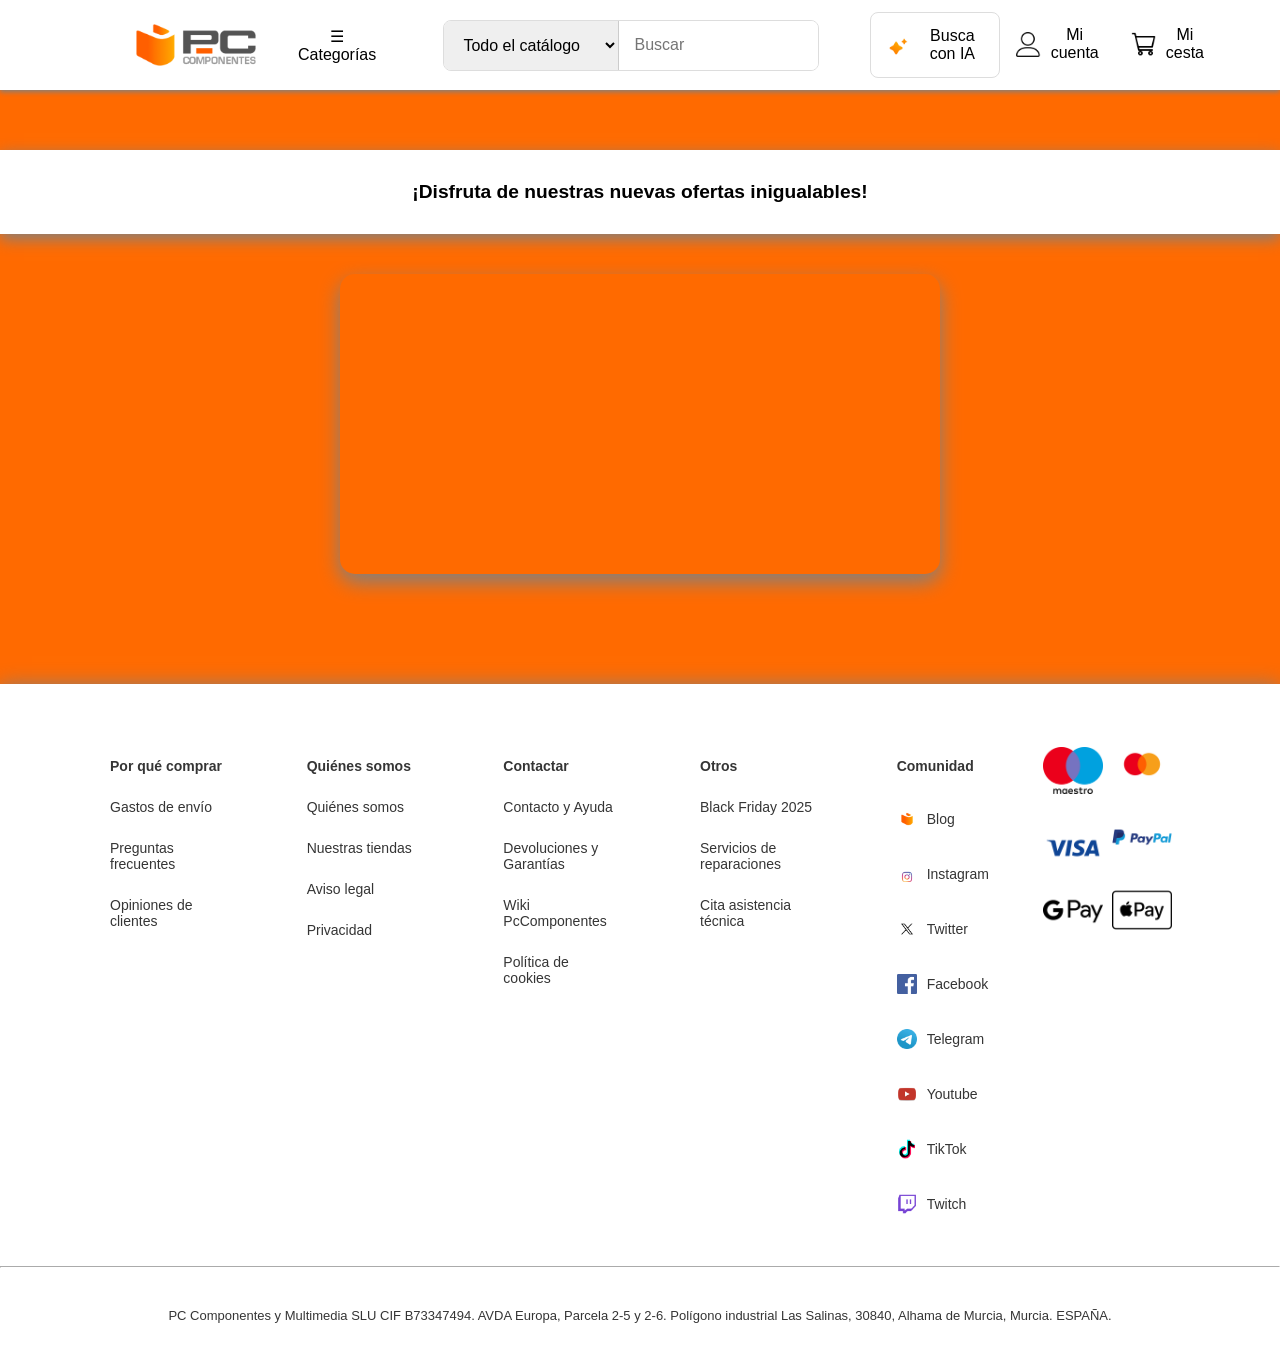
<file: GRUPO 3/Michael/presentacion.html>
<!DOCTYPE html>
<html lang="es">
    
<head>
    <meta charset="UTF-8">
    <meta name="viewport" content="width=device-width, initial-scale=1.0">
    <meta name="autor" content="Michael Aprile Mancha">
    <meta name="description" content="Presentacion">
    <title>Presentación</title>
    <link rel="stylesheet" href="../pccomp.css" type="text/css">
</head>

<body class="bg-color">
    <header>
        <nav class="navbar">
            <div>
                <ul class="menu-nav">
                    <li>
                        <a class="link-icon" href="../Michael/index.html"><img class="icon-pc"
                                src="../Multimedia/Icono-Pccomponentes.png" alt="Logo">
                        </a>
                    </li>
                    <li class="menu-dropdonw">
                        <a href="#" class="btn-menu">☰ Categorías</a>
                        <ul class="menu-side">
                            <li><a href="../Michael/presentacion.html">Presentación</a></li>
                            <li><a href="../Michael/index.html">Inicio</a></li>
                            <li><a href="../Michael/pagina1.html">¿Donde estamos?</a></li>
                            <li><a href="../Alberto/pagina2.html">¿Quienes somos?</a></li>
                            <li><a href="../Alberto/pagina3.html">Tienda</a></li>
                            <li><a href="../Alberto/pagina4.html">Comparativa de productos</a></li>
                            <li><a href="../Vahid/pagina5.html">Formulario de Contacto</a></li>
                            <li><a href="../Vahid/pagina6.html">Formulario de Presupuesto</a></li>
                            <li><a href="../Vahid/pagina7.html">Preguntas frecuentes</a></li>
                        </ul>
                    </li>
                    <div class="search">
                        <form action="" class="form-search">
                            <select name="catalogo" id="catalogo ">
                                <option value="Todo el catalogo">Todo el catálogo</option>
                                <option value="Reacondicionado">Reacondicionado</option>
                            </select>
                            <input type="text" placeholder="Buscar">
                            <button type="submit" class="btn-search">
                                <img src="../Multimedia/IconoLuca.ico" alt="Icono Lupa"></button>
                        </form>
                    </div>
                    <ul class="menu-user">
                        <li>
                            <a class="btn-ia" href="">
                                <img src="../Multimedia/ICONO IA.png" alt="Icono IA" class="icon-nav">
                                Busca con IA
                            </a>
                        </li>
                        <li>
                            <a href="">
                                <img src="../Multimedia/IconoUsuario.ico" alt="Icono usuario" class="icon-nav">
                                Mi cuenta
                            </a>
                        </li>
                        <li>
                            <a href="">
                                <img src="../Multimedia/IconoCesta.ico" alt="Icono cesta" class="icon-nav">
                                Mi cesta
                            </a>
                        </li>
                    </ul>
                </ul>
            </div>   
        </nav>
    </header>
    <main>
        <section>
            <div class="title-presentation">
                <h1>¡Disfruta de nuestras nuevas ofertas inigualables!</h1>
            </div>
            <figure>
                <!-- El navegador no permite reproducir el video con sonido al iniciar, sin los controles. -->
                <a class="link-video" href="https://www.youtube.com/watch?v=ZpG0R1v3WqY" target="_blank">
                    <video autoplay muted loop>
                        <source src="../Multimedia/Video-presentacion.mp4" type="video/mp4">
                    </video>
                </a>
            </figure>    
        </section>
    </main>
    <footer>
        <div class="footerbar">
            <div>
                <ul>
                    <li class="title-footer"><strong>Por qué comprar</strong></li>
                    <li><a href="https://help.pccomponentes.com/hc/es-es/articles/19503927607709-Gastos-de-env%C3%ADo" style="text-decoration: none; color: #353535;">Gastos de envío</a></li>
                    <li><a href="../Vahid/pagina7.html" style="text-decoration: none; color: #353535;">Preguntas frecuentes</a></li>
                    <li><a href="https://www.pccomponentes.com/opiniones" style="text-decoration: none; color: #353535;">Opiniones de clientes</a></li>
                </ul>
            </div>
            <div>
                <ul>
                    <li class="title-footer"><strong>Quiénes somos</strong></li>
                    <li><a href="../Alberto/pagina2.html" style="text-decoration: none; color: #353535;">Quiénes somos</a></li>
                    <li><a href="../Michael/pagina1.html" style="text-decoration: none; color: #353535;">Nuestras tiendas</a></li>
                    <li><a href="https://www.pccomponentes.com/aviso-legal" style="text-decoration: none; color: #353535;">Aviso legal</a></li>
                    <li><a href="https://www.pccomponentes.com/privacidad" style="text-decoration: none; color: #353535;">Privacidad</a></li>
                </ul>
            </div>
            <div>
                <ul>
                    <li class="title-footer"><strong>Contactar</strong></li>
                    <li><a href="../Vahid/pagina5.html" style="text-decoration: none; color: #353535;">Contacto y Ayuda</a></li>
                    <li><a href="https://help.pccomponentes.com/hc/es-es/categories/19806195784221-Garant%C3%ADas-y-devoluciones" style="text-decoration: none; color: #353535;"></a>Devoluciones y Garantías</li>
                    <li><a href="https://www.pccomponentes.com/wiki" style="text-decoration: none; color: #353535;">Wiki PcComponentes</a></li>
                    <li><a href="https://www.pccomponentes.com/cookies" style="text-decoration: none; color: #353535;">Política de cookies</a></li>
                </ul>
            </div>
            <div>
                <ul>
                    <li class="title-footer"><strong>Otros</strong></li>
                    <li><a href="../Michael/index.html" style="text-decoration: none; color: #353535;">Black Friday 2025</a></li>
                    <li><a href="https://www.pccomponentes.com/servicio-de-reparaciones" style="text-decoration: none; color: #353535;">Servicios de reparaciones</a></li>
                    <li><a href="https://www.pccomponentes.com/servicio-tecnico-remoto-asre" style="text-decoration: none; color: #353535;">Cita asistencia técnica</a></li>
                </ul>
            </div>
            <div>
                <ul class="list-social-icon">
                    <li class="title-footer"><strong>Comunidad</strong></li>
                    <li>
                        <a href="https://www.pccomponentes.com/blog" target="_blank">
                            <img src="../Multimedia/unnamed.png" alt="" class="social-icon">Blog
                        </a>
                    </li>
                    <li>
                        <a href="https://www.instagram.com/pccomponentes/" target="_blank">
                            <img src="../Multimedia/Instagram.ico" alt="Instagram" class="social-icon">Instagram
                        </a>
                    </li>
                    <li>
                        <a href="https://x.com/pccomponentes" target="_blank">
                            <img src="../Multimedia/X.ico" alt="Twitter" class="social-icon">Twitter
                        </a>
                    </li>
                    <li>
                        <a href="https://www.facebook.com/pccomponentes" target="_blank">
                            <img src="../Multimedia/Facebook.ico" alt="Facebook" class="social-icon">Facebook
                        </a>
                    </li>
                    <li>
                        <a href="https://t.me/pccomponentesESP" target="_blank">
                            <img src="../Multimedia/telegram.ico" alt="Telegram" class="social-icon">Telegram
                        </a>
                    </li>
                    <li>
                        <a href="https://www.youtube.com/user/PcComponentescom" target="_blank">
                            <img src="../Multimedia/youtube.ico" alt="Youtube" class="social-icon">Youtube
                        </a>
                    </li>
                    <li>
                        <a href="https://www.tiktok.com/@pccomponentes.com" target="_blank">
                            <img src="../Multimedia/Tiktok.ico" alt="TikTok" class="social-icon">TikTok
                        </a>
                    </li>
                    <li>
                        <a href="https://www.twitch.tv/pccomponenteses" target="_blank">
                            <img src="../Multimedia/Twitch.ico" alt="Twitch" class="social-icon">Twitch
                        </a>
                    </li>
                </ul>
            </div>
            <div class="pay-icon">
                <img src="../Multimedia/Maestro.ico" alt="Icono maestro">
                <img src="../Multimedia/MasterCard.ico" alt="Icono master card">
                <img src="../Multimedia/Visa.ico" alt="Icono Visa">
                <img src="../Multimedia/Paypal.ico" alt="Icono Paypal">
                <img src="../Multimedia/Google Pay.ico" alt="Icono Google pay">
                <img src="../Multimedia/Apple play.ico" alt="Icono Apple pay">
            </div>
        </div> 
        <hr>
        <blockquote>
            PC Componentes y Multimedia SLU CIF B73347494. AVDA Europa, Parcela 2-5 y 2-6. 
            Polígono industrial Las Salinas, 30840, Alhama de Murcia, Murcia. ESPAÑA.
        </blockquote>
    </footer>
</body>

</html>
</file>
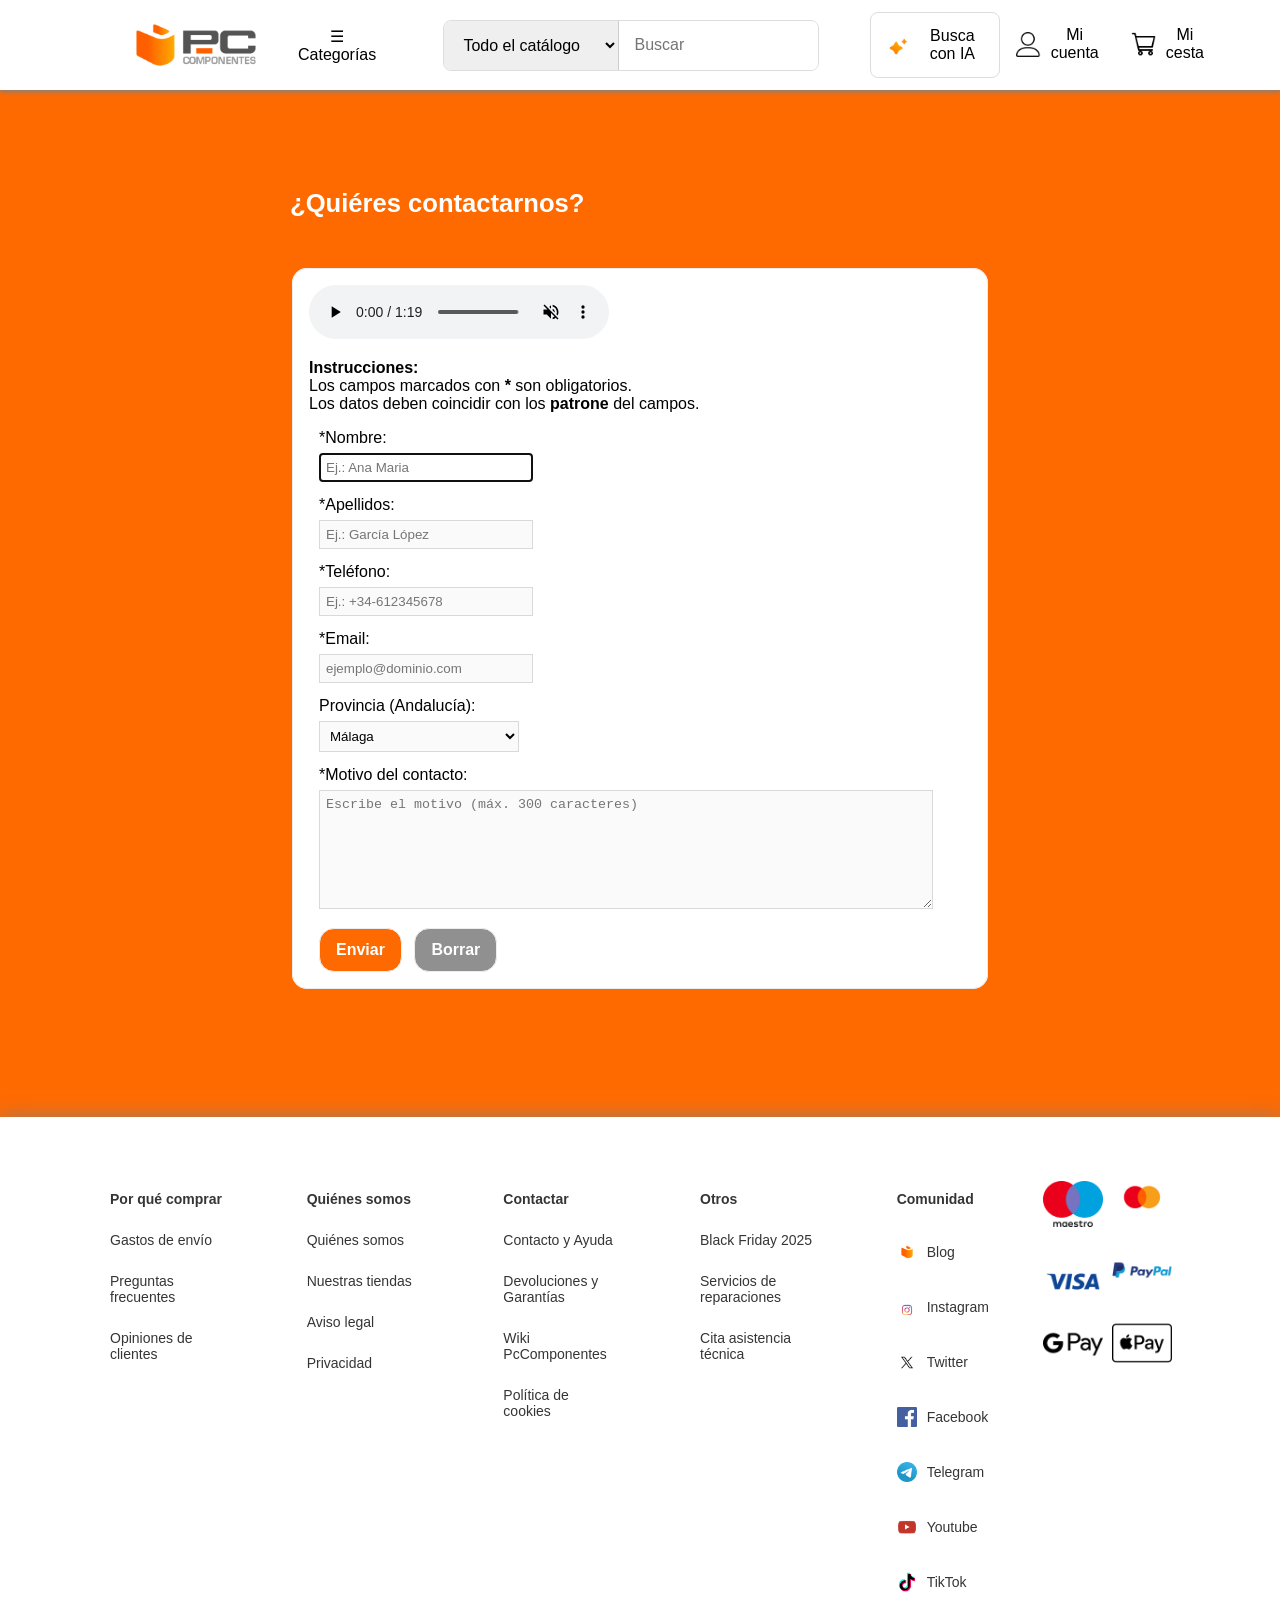
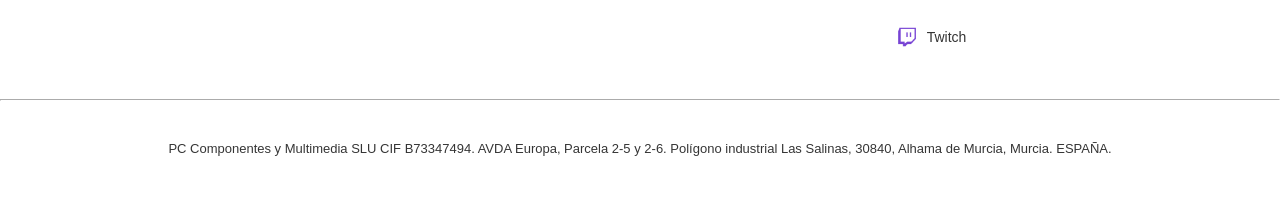
<file: GRUPO 3/Vahid/pagina5.html>
<!DOCTYPE html>
<html lang="es">

<head>
    <meta charset="UTF-8">
    <meta name="viewport" content="width=device-width, initial-scale=1.0">
    <meta name="autor" content="vahid">
    <meta name="description" content="Formulario de contacto.">
    <title>Formulario de Contacto</title>
    <link rel="stylesheet" type="text/css" href="../pccomp.css">
</head>

<body class="bg-color">
    <header>
        <nav class="navbar">
            <div>
                <ul class="menu-nav">
                    <li>
                        <a class="link-icon" href="../Michael/index.html"><img class="icon-pc"
                                src="../Multimedia/Icono-Pccomponentes.png" alt="Logo">
                        </a>
                    </li>
                    <li class="menu-dropdonw">
                        <a href="#" class="btn-menu">☰ Categorías</a>
                        <ul class="menu-side">
                            <li><a href="../Michael/presentacion.html">Presentación</a></li>
                            <li><a href="../Michael/index.html">Inicio</a></li>
                            <li><a href="../Michael/pagina1.html">¿Donde estamos?</a></li>
                            <li><a href="../Alberto/pagina2.html">¿Quienes somos?</a></li>
                            <li><a href="../Alberto/pagina3.html">Tienda</a></li>
                            <li><a href="../Alberto/pagina4.html">Comparativa de productos</a></li>
                            <li><a href="../Vahid/pagina5.html">Formulario de Contacto</a></li>
                            <li><a href="../Vahid/pagina6.html">Formulario de Presupuesto</a></li>
                            <li><a href="../Vahid/pagina7.html">Preguntas frecuentes</a></li>
                        </ul>
                    </li>
                    <div class="search">
                        <form action="" class="form-search">
                            <select name="catalogo" id="catalogo ">
                                <option value="Todo el catalogo">Todo el catálogo</option>
                                <option value="Reacondicionado">Reacondicionado</option>
                            </select>
                            <input type="text" placeholder="Buscar">
                            <button type="submit" class="btn-search">
                                <img src="../Multimedia/IconoLuca.ico" alt="Icono Lupa"></button>
                        </form>
                    </div>
                    <ul class="menu-user">
                        <li>
                            <a class="btn-ia" href="">
                                <img src="../Multimedia/ICONO IA.png" alt="Icono IA" class="icon-nav">
                                Busca con IA
                            </a>
                        </li>
                        <li>
                            <a href="">
                                <img src="../Multimedia/IconoUsuario.ico" alt="Icono usuario" class="icon-nav">
                                Mi cuenta
                            </a>
                        </li>
                        <li>
                            <a href="">
                                <img src="../Multimedia/IconoCesta.ico" alt="Icono cesta" class="icon-nav">
                                Mi cesta
                            </a>
                        </li>
                    </ul>
                </ul>
            </div>
        </nav>
    </header>
    <main>
        <section class="contenedor">
            <h1 class="title-form">¿Quiéres contactarnos?</h1>
            <fieldset class="bloque">
                <audio title="Sonido del mar" controls autoplay muted loop>
                    <source src="../Multimedia/SonidoDelMar.mp3" type="audio/mpeg"> 
                </audio>
                <form action="procesamiento_formulario.php" method="post">

                    <p>
                        <b>Instrucciones:</b>
                        <br>
                        Los campos marcados con<b> * </b>son obligatorios.
                        <br>
                        Los datos ​​deben coincidir con los <b>patrone</b> del campos.
                    </p>

                    <div class="fila">
                        <label for="nombre">*Nombre:</label>
                        <br>
                        <input id="nombre" type="text" name="nombre" required autofocus tabindex="1"
                            placeholder="Ej.: Ana Maria"
                            pattern="\s*[A-Za-zÁÉÍÓÚÜÑáéíóúüñ]{2,}(?:\s+[A-Za-zÁÉÍÓÚÜÑáéíóúüñ]{2,})*\s*"
                            title="Solo se accepta letras y espacios.">
                    </div>

                    <div class="fila">
                        <label for="apellidos">*Apellidos:</label>
                        <br>
                        <input id="apellidos" type="text" name="Apellidos" required tabindex="2"
                            placeholder="Ej.: García López"
                            pattern="\s*[A-Za-zÁÉÍÓÚÜÑáéíóúüñ]{2,}(?:\s+[A-Za-zÁÉÍÓÚÜÑáéíóúüñ]{2,})*\s*"
                            title="Solo se accepta letras y espacios.">
                    </div>

                    <div class="fila">
                        <label for="telefono">*Teléfono:</label>
                        <br>
                        <input id="telefono" type="tel" name="Teléfono" required tabindex="3"
                            placeholder="Ej.: +34-612345678" pattern=" *\+[1-9]\d{0,2}-\d{6,14} *">
                    </div>

                    <div class="fila">
                        <label for="email">*Email:</label>
                        <br>
                        <input id="email" type="text" name="email" required tabindex="4"
                            placeholder="ejemplo@dominio.com"
                            pattern="[A-Za-z0-9._%+\-]+@[A-Za-z0-9.\-]+\.[A-Za-z]{2,}">
                    </div>

                    <div class="fila">
                        <label for="provincia">Provincia (Andalucía):</label>
                        <br>
                        <select id="provincia" name="provincia" tabindex="5">
                            <option value="Almería">Almería</option>
                            <option value="Cádiz">Cádiz</option>
                            <option value="Córdoba">Córdoba</option>
                            <option value="Granada">Granada</option>
                            <option value="Huelva">Huelva</option>
                            <option value="Jaén">Jaén</option>
                            <option value="Málaga" selected>Málaga</option>
                            <option value="Sevilla">Sevilla</option>
                        </select>
                    </div>

                    <div class="fila">
                        <label for="motivo">*Motivo del contacto:</label>
                        <br>
                        <textarea id="motivo" name="motivo" required maxlength="300"
                            placeholder="Escribe el motivo (máx. 300 caracteres)" rows="7"></textarea>
                    </div>


                    <div class="fila">
                        <input type="submit" name="Enviar todo" value="Enviar">
                        <input type="reset" name="Limpiar" value="Borrar">
                    </div>
                </form>
            </fieldset>

            
        </section>
    </main>
  <footer>
        <div class="footerbar">
            <div>
                <ul>
                    <li class="title-footer"><strong>Por qué comprar</strong></li>
                    <li><a href="https://help.pccomponentes.com/hc/es-es/articles/19503927607709-Gastos-de-env%C3%ADo" style="text-decoration: none; color: #353535;">Gastos de envío</a></li>
                    <li><a href="../Vahid/pagina7.html" style="text-decoration: none; color: #353535;">Preguntas frecuentes</a></li>
                    <li><a href="https://www.pccomponentes.com/opiniones" style="text-decoration: none; color: #353535;">Opiniones de clientes</a></li>
                </ul>
            </div>
            <div>
                <ul>
                    <li class="title-footer"><strong>Quiénes somos</strong></li>
                    <li><a href="../Alberto/pagina2.html" style="text-decoration: none; color: #353535;">Quiénes somos</a></li>
                    <li><a href="../Michael/pagina1.html" style="text-decoration: none; color: #353535;">Nuestras tiendas</a></li>
                    <li><a href="https://www.pccomponentes.com/aviso-legal" style="text-decoration: none; color: #353535;">Aviso legal</a></li>
                    <li><a href="https://www.pccomponentes.com/privacidad" style="text-decoration: none; color: #353535;">Privacidad</a></li>
                </ul>
            </div>
            <div>
                <ul>
                    <li class="title-footer"><strong>Contactar</strong></li>
                    <li><a href="../Vahid/pagina5.html" style="text-decoration: none; color: #353535;">Contacto y Ayuda</a></li>
                    <li><a href="https://help.pccomponentes.com/hc/es-es/categories/19806195784221-Garant%C3%ADas-y-devoluciones" style="text-decoration: none; color: #353535;"></a>Devoluciones y Garantías</li>
                    <li><a href="https://www.pccomponentes.com/wiki" style="text-decoration: none; color: #353535;">Wiki PcComponentes</a></li>
                    <li><a href="https://www.pccomponentes.com/cookies" style="text-decoration: none; color: #353535;">Política de cookies</a></li>
                </ul>
            </div>
            <div>
                <ul>
                    <li class="title-footer"><strong>Otros</strong></li>
                    <li><a href="../Michael/index.html" style="text-decoration: none; color: #353535;">Black Friday 2025</a></li>
                    <li><a href="https://www.pccomponentes.com/servicio-de-reparaciones" style="text-decoration: none; color: #353535;">Servicios de reparaciones</a></li>
                    <li><a href="https://www.pccomponentes.com/servicio-tecnico-remoto-asre" style="text-decoration: none; color: #353535;">Cita asistencia técnica</a></li>
                </ul>
            </div>
            <div>
                <ul class="list-social-icon">
                    <li class="title-footer"><strong>Comunidad</strong></li>
                    <li>
                        <a href="https://www.pccomponentes.com/blog" target="_blank">
                            <img src="../Multimedia/unnamed.png" alt="" class="social-icon">Blog
                        </a>
                    </li>
                    <li>
                        <a href="https://www.instagram.com/pccomponentes/" target="_blank">
                            <img src="../Multimedia/Instagram.ico" alt="Instagram" class="social-icon">Instagram
                        </a>
                    </li>
                    <li>
                        <a href="https://x.com/pccomponentes" target="_blank">
                            <img src="../Multimedia/X.ico" alt="Twitter" class="social-icon">Twitter
                        </a>
                    </li>
                    <li>
                        <a href="https://www.facebook.com/pccomponentes" target="_blank">
                            <img src="../Multimedia/Facebook.ico" alt="Facebook" class="social-icon">Facebook
                        </a>
                    </li>
                    <li>
                        <a href="https://t.me/pccomponentesESP" target="_blank">
                            <img src="../Multimedia/telegram.ico" alt="Telegram" class="social-icon">Telegram
                        </a>
                    </li>
                    <li>
                        <a href="https://www.youtube.com/user/PcComponentescom" target="_blank">
                            <img src="../Multimedia/youtube.ico" alt="Youtube" class="social-icon">Youtube
                        </a>
                    </li>
                    <li>
                        <a href="https://www.tiktok.com/@pccomponentes.com" target="_blank">
                            <img src="../Multimedia/Tiktok.ico" alt="TikTok" class="social-icon">TikTok
                        </a>
                    </li>
                    <li>
                        <a href="https://www.twitch.tv/pccomponenteses" target="_blank">
                            <img src="../Multimedia/Twitch.ico" alt="Twitch" class="social-icon">Twitch
                        </a>
                    </li>
                </ul>
            </div>
            <div class="pay-icon">
                <img src="../Multimedia/Maestro.ico" alt="Icono maestro">
                <img src="../Multimedia/MasterCard.ico" alt="Icono master card">
                <img src="../Multimedia/Visa.ico" alt="Icono Visa">
                <img src="../Multimedia/Paypal.ico" alt="Icono Paypal">
                <img src="../Multimedia/Google Pay.ico" alt="Icono Google pay">
                <img src="../Multimedia/Apple play.ico" alt="Icono Apple pay">
            </div>
        </div> 
        <hr>
        <blockquote>
            PC Componentes y Multimedia SLU CIF B73347494. AVDA Europa, Parcela 2-5 y 2-6. 
            Polígono industrial Las Salinas, 30840, Alhama de Murcia, Murcia. ESPAÑA.
        </blockquote>
    </footer>
</body>

</html>
</file>
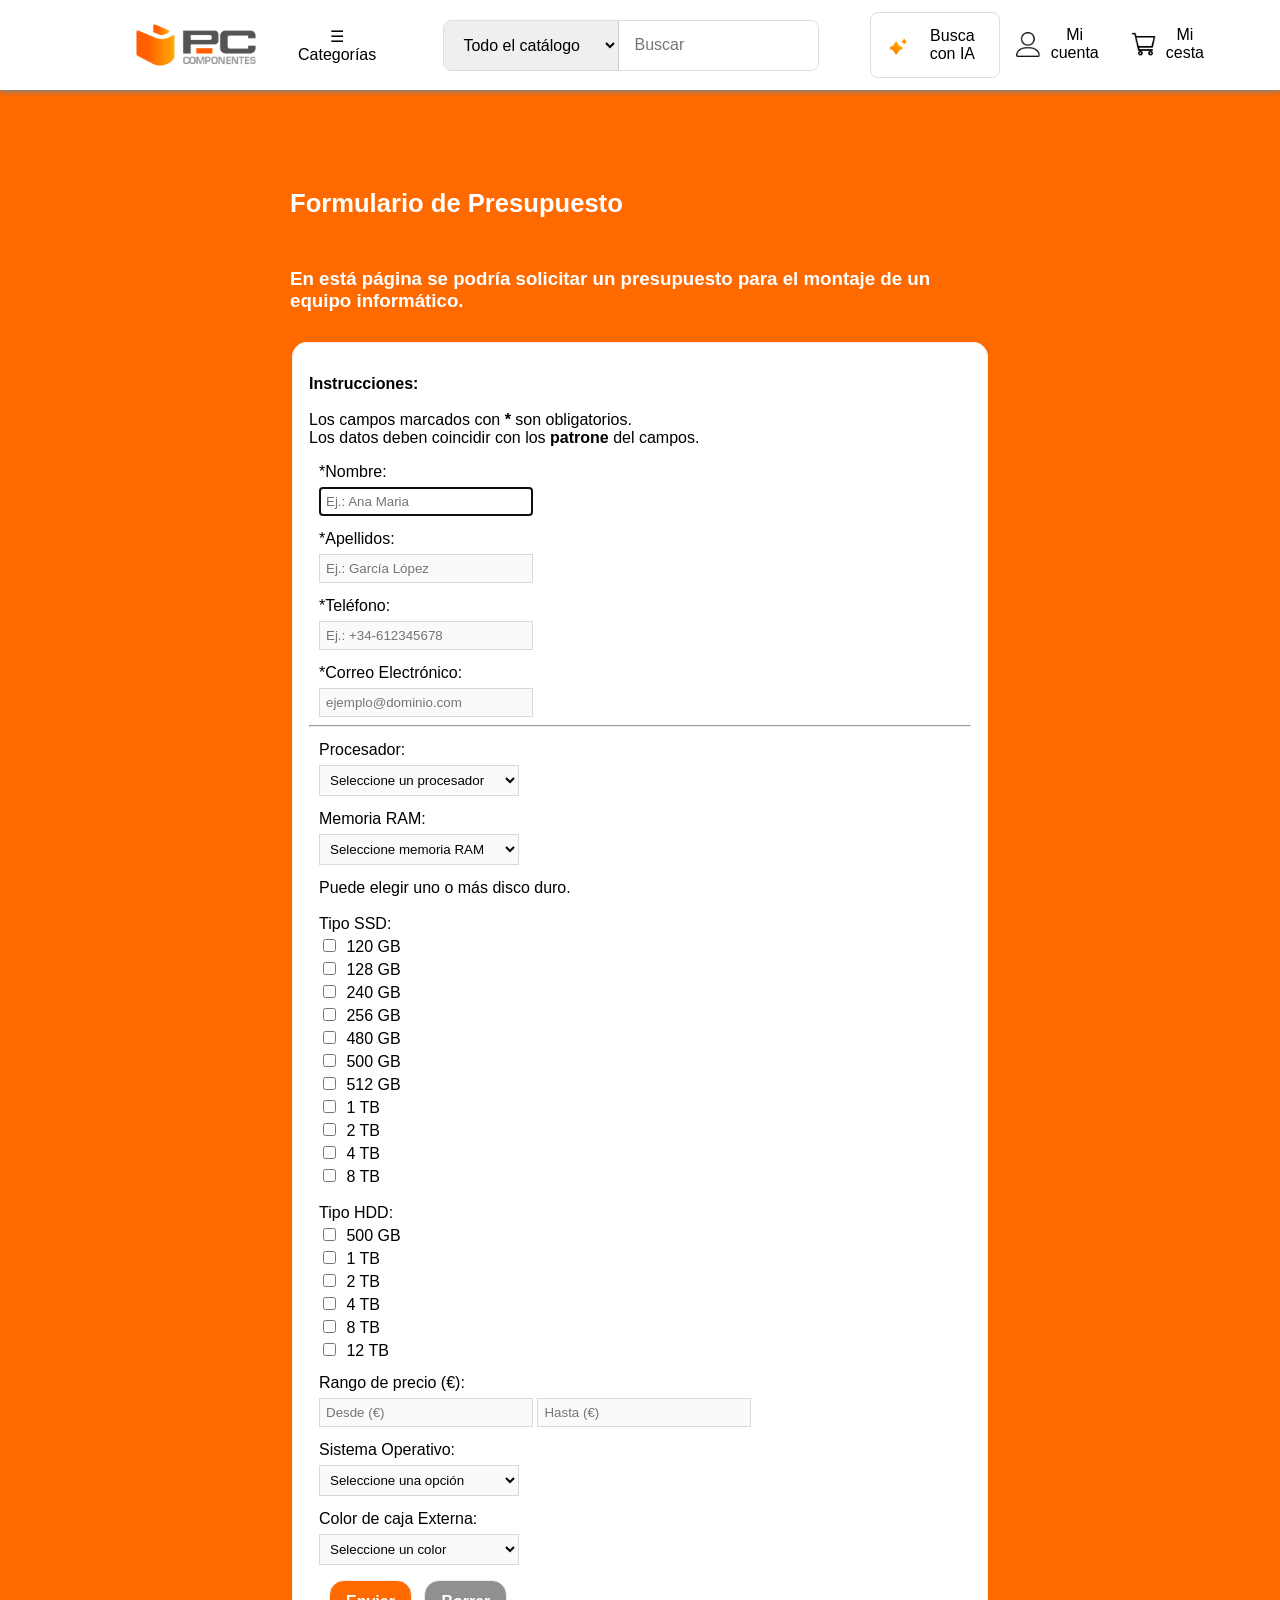
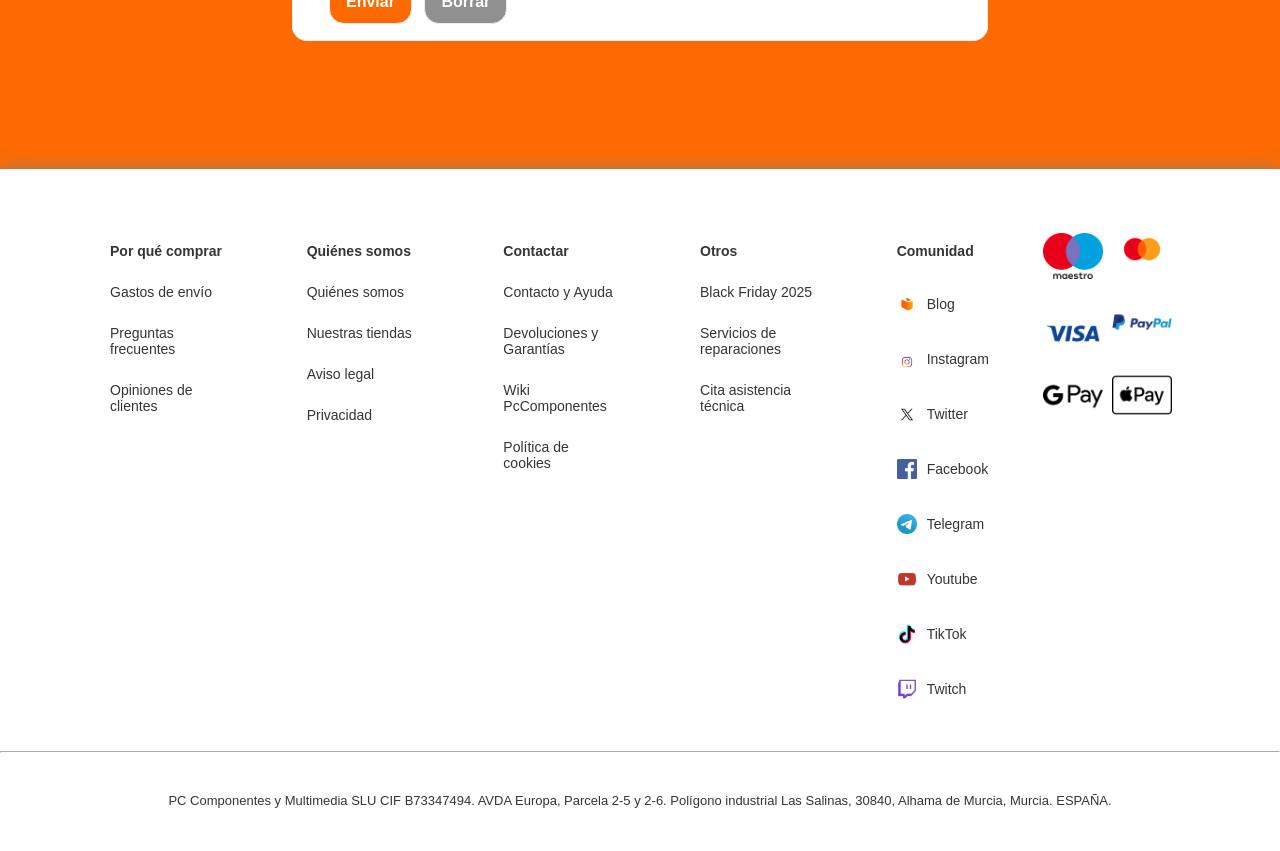
<file: GRUPO 3/Vahid/pagina6.html>
<!DOCTYPE html>
<html lang="es">

<head>
    <meta charset="UTF-8">
    <meta name="viewport" content="width=device-width, initial-scale=1.0">
    <meta name="autor" content="vahid">
    <meta name="description" content="Formulario de Presupuesto.">
    <title>Formulario de Presupuesto</title>
    <link rel="stylesheet" type="text/css" href="../pccomp.css">
</head>

<body class="bg-color">
    <header>
        <nav class="navbar">
            <div>
                <ul class="menu-nav">
                    <li>
                        <a class="link-icon" href="../Michael/index.html"><img class="icon-pc"
                                src="../Multimedia/Icono-Pccomponentes.png" alt="Logo">
                        </a>
                    </li>
                    <li class="menu-dropdonw">
                        <a href="#" class="btn-menu">☰ Categorías</a>
                        <ul class="menu-side">
                            <li><a href="../Michael/presentacion.html">Presentación</a></li>
                            <li><a href="../Michael/index.html">Inicio</a></li>
                            <li><a href="../Michael/pagina1.html">¿Donde estamos?</a></li>
                            <li><a href="../Alberto/pagina2.html">¿Quienes somos?</a></li>
                            <li><a href="../Alberto/pagina3.html">Tienda</a></li>
                            <li><a href="../Alberto/pagina4.html">Comparativa de productos</a></li>
                            <li><a href="../Vahid/pagina5.html">Formulario de Contacto</a></li>
                            <li><a href="../Vahid/pagina6.html">Formulario de Presupuesto</a></li>
                            <li><a href="../Vahid/pagina7.html">Preguntas frecuentes</a></li>
                        </ul>
                    </li>
                    <div class="search">
                        <form action="" class="form-search">
                            <select name="catalogo" id="catalogo ">
                                <option value="Todo el catalogo">Todo el catálogo</option>
                                <option value="Reacondicionado">Reacondicionado</option>
                            </select>
                            <input type="text" placeholder="Buscar">
                            <button type="submit" class="btn-search">
                                <img src="../Multimedia/IconoLuca.ico" alt="Icono Lupa"></button>
                        </form>
                    </div>
                    <ul class="menu-user">
                        <li>
                            <a class="btn-ia" href="">
                                <img src="../Multimedia/ICONO IA.png" alt="Icono IA" class="icon-nav">
                                Busca con IA
                            </a>
                        </li>
                        <li>
                            <a href="">
                                <img src="../Multimedia/IconoUsuario.ico" alt="Icono usuario" class="icon-nav">
                                Mi cuenta
                            </a>
                        </li>
                        <li>
                            <a href="">
                                <img src="../Multimedia/IconoCesta.ico" alt="Icono cesta" class="icon-nav">
                                Mi cesta
                            </a>
                        </li>
                    </ul>
                </ul>
            </div>
        </nav>
    </header>
    <main>
        <section class="contenedor">
            <h1>Formulario de Presupuesto</h1>
            <h3>En está página se podría solicitar un presupuesto para el montaje de un equipo informático.</h3>

            <fieldset class="bloque">
                <form action="presupuesto.php" method="get">
                    <p>
                        <b>Instrucciones:</b>
                        <br>
                        <br>
                        Los campos marcados con<b> * </b>son obligatorios.
                        <br>
                        Los datos ​​deben coincidir con los <b>patrone</b> del campos.
                    </p>

                    <div class="fila">
                        <label for="nombre">*Nombre:</label>
                        <br>
                        <input id="nombre" type="text" name="nombre" required autofocus tabindex="1"
                            placeholder="Ej.: Ana Maria"
                            pattern="\s*[A-Za-zÁÉÍÓÚÜÑáéíóúüñ]{2,}(?:\s+[A-Za-zÁÉÍÓÚÜÑáéíóúüñ]{2,})*\s*"
                            title="Solo se accepta letras y espacios.">
                    </div>

                    <div class="fila">
                        <label for="apellidos">*Apellidos:</label>
                        <br>
                        <input id="apellidos" type="text" name="Apellidos" required tabindex="2"
                            placeholder="Ej.: García López"
                            pattern="\s*[A-Za-zÁÉÍÓÚÜÑáéíóúüñ]{2,}(?:\s+[A-Za-zÁÉÍÓÚÜÑáéíóúüñ]{2,})*\s*"
                            title="Solo se accepta letras y espacios.">
                    </div>

                    <div class="fila">
                        <label for="telefono">*Teléfono:</label>
                        <br>
                        <input id="telefono" type="tel" name="Teléfono" required tabindex="3"
                            placeholder="Ej.: +34-612345678" pattern=" *\+[1-9]\d{0,2}-\d{6,14} *">
                    </div>

                    <div class="fila">
                        <label for="email">*Correo Electrónico:</label>
                        <br>
                        <input id="email" type="text" name="email" required tabindex="4"
                            placeholder="ejemplo@dominio.com"
                            pattern="[A-Za-z0-9._%+\-]+@[A-Za-z0-9.\-]+\.[A-Za-z]{2,}">
                    </div>

                    <hr>

                    <!-- PROCESADOR -->
                    <div class="fila">
                        <label for="procesador">Procesador:</label><br>
                        <select id="procesador" name="procesador" tabindex="5">
                            <option value="">Seleccione un procesador</option>
                            <option>AMD Athlon</option>
                            <option>AMD Ryzen 3</option>
                            <option>AMD Ryzen 5</option>
                            <option>AMD Ryzen 7</option>
                            <option>AMD Ryzen 9</option>
                            <option>AMD Ryzen Threadripper</option>
                            <option>AMD Ryzen AI MAX+</option>
                            <option>Intel Celeron</option>
                            <option>Intel Pentium</option>
                            <option>Intel Core I3</option>
                            <option>Intel Core 3</option>
                            <option>Intel Core 5</option>
                            <option>Intel Core I5</option>
                            <option>Intel Core 7</option>
                            <option>Intel Core I7</option>
                            <option>Intel Core i9</option>
                            <option>Intel Core Ultra 5</option>
                            <option>Intel Core Ultra 7</option>
                            <option>Intel Core Ultra 9</option>
                            <option>Intel Xeon</option>
                        </select>
                    </div>
                    <!-- MEMORIA RAM -->
                    <div class="fila">
                        <label for="ram">Memoria RAM:</label><br>
                        <select id="ram" name="ram" tabindex="6">
                            <option value="">Seleccione memoria RAM</option>

                            <option>4 GB RAM</option>
                            <option>8 GB RAM</option>
                            <option>16 GB RAM</option>
                            <option>32 GB RAM</option>
                            <option>64 GB RAM</option>

                        </select>
                    </div>

                    <!-- Disco duro tipo HDD -->


                    <!-- Disco duro tipo SSD -->
                    <div class="fila">
                        Puede elegir uno o más disco duro.<br><br>
                        Tipo SSD: <br>
                        <input type="checkbox" name="ssd_120gb" value="Si"> 120 GB<br>
                        <input type="checkbox" name="ssd_128gb" value="Si"> 128 GB<br>
                        <input type="checkbox" name="ssd_240gb" value="Si"> 240 GB<br>
                        <input type="checkbox" name="ssd_256gb" value="Si"> 256 GB<br>
                        <input type="checkbox" name="ssd_480gb" value="Si"> 480 GB<br>
                        <input type="checkbox" name="ssd_500gb" value="Si"> 500 GB<br>
                        <input type="checkbox" name="ssd_512gb" value="Si"> 512 GB<br>
                        <input type="checkbox" name="ssd_1tb" value="Si"> 1 TB<br>
                        <input type="checkbox" name="ssd_2tb" value="Si"> 2 TB<br>
                        <input type="checkbox" name="ssd_4tb" value="Si"> 4 TB<br>
                        <input type="checkbox" name="ssd_8tb" value="Si"> 8 TB<br><br>


                        Tipo HDD: <br>
                        <input type="checkbox" name="hdd_500gb" value="Si"> 500 GB<br>
                        <input type="checkbox" name="hdd_1tb" value="Si"> 1 TB<br>
                        <input type="checkbox" name="hdd_2tb" value="Si"> 2 TB<br>
                        <input type="checkbox" name="hdd_4tb" value="Si"> 4 TB<br>
                        <input type="checkbox" name="hdd_8tb" value="Si"> 8 TB<br>
                        <input type="checkbox" name="hdd_12tb" value="Si"> 12 TB<br>

                    </div>

                    <!-- RANGO DE PRECIO -->
                    <div class="fila">
                        <label>Rango de precio (€):</label><br>

                        <input type="number" name="precio_min" placeholder="Desde (€)" min="0" step="50">

                        <input type="number" name="precio_max" placeholder="Hasta (€)" min="0" step="50">
                    </div>

                    <!-- SISTEMA OPERATIVO -->
                    <div class="fila">
                        <label>Sistema Operativo:</label><br>
                        <select name="sistema">
                            <option value="">Seleccione una opción</option>
                            <option value="Windows">Windows</option>
                            <option value="Linux">Linux</option>
                            <option value="Mac">Mac</option>
                        </select>
                    </div>

                    <!-- Color de caja Externa -->
                    <div class="fila">
                        <label>Color de caja Externa:</label><br>
                        <select id="color" name="color">
                            <option value="">Seleccione un color</option>
                            <option value="Azul" style="background:blue; color:white;">Azul</option>
                            <option value="Verde" style="background:green; color:white;">Verde</option>
                            <option value="Verde Militar" style="background:#4b5320; color:white;">Verde Militar
                            </option>
                            <option value="Plateado" style="background:silver;">Plateado</option>
                            <option value="Gris" style="background:gray; color:white;">Gris</option>
                            <option value="Gris Oscuro" style="background:#333; color:white;">Gris Oscuro</option>
                            <option value="Beige" style="background:beige;">Beige</option>
                            <option value="Rojo" style="background:red; color:white;">Rojo</option>
                            <option value="Negro" style="background:black; color:white;">Negro</option>
                        </select>

                        <!-- BOTONES -->
                        <div class="fila">
                            <input type="submit" name="Enviar todo" value="Enviar">
                            <input type="reset" name="Limpiar" value="Borrar">
                        </div>

                </form>
            </fieldset>
        </section>
    </main>
   <footer>
        <div class="footerbar">
            <div>
                <ul>
                    <li class="title-footer"><strong>Por qué comprar</strong></li>
                    <li><a href="https://help.pccomponentes.com/hc/es-es/articles/19503927607709-Gastos-de-env%C3%ADo" style="text-decoration: none; color: #353535;">Gastos de envío</a></li>
                    <li><a href="../Vahid/pagina7.html" style="text-decoration: none; color: #353535;">Preguntas frecuentes</a></li>
                    <li><a href="https://www.pccomponentes.com/opiniones" style="text-decoration: none; color: #353535;">Opiniones de clientes</a></li>
                </ul>
            </div>
            <div>
                <ul>
                    <li class="title-footer"><strong>Quiénes somos</strong></li>
                    <li><a href="../Alberto/pagina2.html" style="text-decoration: none; color: #353535;">Quiénes somos</a></li>
                    <li><a href="../Michael/pagina1.html" style="text-decoration: none; color: #353535;">Nuestras tiendas</a></li>
                    <li><a href="https://www.pccomponentes.com/aviso-legal" style="text-decoration: none; color: #353535;">Aviso legal</a></li>
                    <li><a href="https://www.pccomponentes.com/privacidad" style="text-decoration: none; color: #353535;">Privacidad</a></li>
                </ul>
            </div>
            <div>
                <ul>
                    <li class="title-footer"><strong>Contactar</strong></li>
                    <li><a href="../Vahid/pagina5.html" style="text-decoration: none; color: #353535;">Contacto y Ayuda</a></li>
                    <li><a href="https://help.pccomponentes.com/hc/es-es/categories/19806195784221-Garant%C3%ADas-y-devoluciones" style="text-decoration: none; color: #353535;"></a>Devoluciones y Garantías</li>
                    <li><a href="https://www.pccomponentes.com/wiki" style="text-decoration: none; color: #353535;">Wiki PcComponentes</a></li>
                    <li><a href="https://www.pccomponentes.com/cookies" style="text-decoration: none; color: #353535;">Política de cookies</a></li>
                </ul>
            </div>
            <div>
                <ul>
                    <li class="title-footer"><strong>Otros</strong></li>
                    <li><a href="../Michael/index.html" style="text-decoration: none; color: #353535;">Black Friday 2025</a></li>
                    <li><a href="https://www.pccomponentes.com/servicio-de-reparaciones" style="text-decoration: none; color: #353535;">Servicios de reparaciones</a></li>
                    <li><a href="https://www.pccomponentes.com/servicio-tecnico-remoto-asre" style="text-decoration: none; color: #353535;">Cita asistencia técnica</a></li>
                </ul>
            </div>
            <div>
                <ul class="list-social-icon">
                    <li class="title-footer"><strong>Comunidad</strong></li>
                    <li>
                        <a href="https://www.pccomponentes.com/blog" target="_blank">
                            <img src="../Multimedia/unnamed.png" alt="" class="social-icon">Blog
                        </a>
                    </li>
                    <li>
                        <a href="https://www.instagram.com/pccomponentes/" target="_blank">
                            <img src="../Multimedia/Instagram.ico" alt="Instagram" class="social-icon">Instagram
                        </a>
                    </li>
                    <li>
                        <a href="https://x.com/pccomponentes" target="_blank">
                            <img src="../Multimedia/X.ico" alt="Twitter" class="social-icon">Twitter
                        </a>
                    </li>
                    <li>
                        <a href="https://www.facebook.com/pccomponentes" target="_blank">
                            <img src="../Multimedia/Facebook.ico" alt="Facebook" class="social-icon">Facebook
                        </a>
                    </li>
                    <li>
                        <a href="https://t.me/pccomponentesESP" target="_blank">
                            <img src="../Multimedia/telegram.ico" alt="Telegram" class="social-icon">Telegram
                        </a>
                    </li>
                    <li>
                        <a href="https://www.youtube.com/user/PcComponentescom" target="_blank">
                            <img src="../Multimedia/youtube.ico" alt="Youtube" class="social-icon">Youtube
                        </a>
                    </li>
                    <li>
                        <a href="https://www.tiktok.com/@pccomponentes.com" target="_blank">
                            <img src="../Multimedia/Tiktok.ico" alt="TikTok" class="social-icon">TikTok
                        </a>
                    </li>
                    <li>
                        <a href="https://www.twitch.tv/pccomponenteses" target="_blank">
                            <img src="../Multimedia/Twitch.ico" alt="Twitch" class="social-icon">Twitch
                        </a>
                    </li>
                </ul>
            </div>
            <div class="pay-icon">
                <img src="../Multimedia/Maestro.ico" alt="Icono maestro">
                <img src="../Multimedia/MasterCard.ico" alt="Icono master card">
                <img src="../Multimedia/Visa.ico" alt="Icono Visa">
                <img src="../Multimedia/Paypal.ico" alt="Icono Paypal">
                <img src="../Multimedia/Google Pay.ico" alt="Icono Google pay">
                <img src="../Multimedia/Apple play.ico" alt="Icono Apple pay">
            </div>
        </div> 
        <hr>
        <blockquote>
            PC Componentes y Multimedia SLU CIF B73347494. AVDA Europa, Parcela 2-5 y 2-6. 
            Polígono industrial Las Salinas, 30840, Alhama de Murcia, Murcia. ESPAÑA.
        </blockquote>
    </footer>
</body>
</html>
</file>
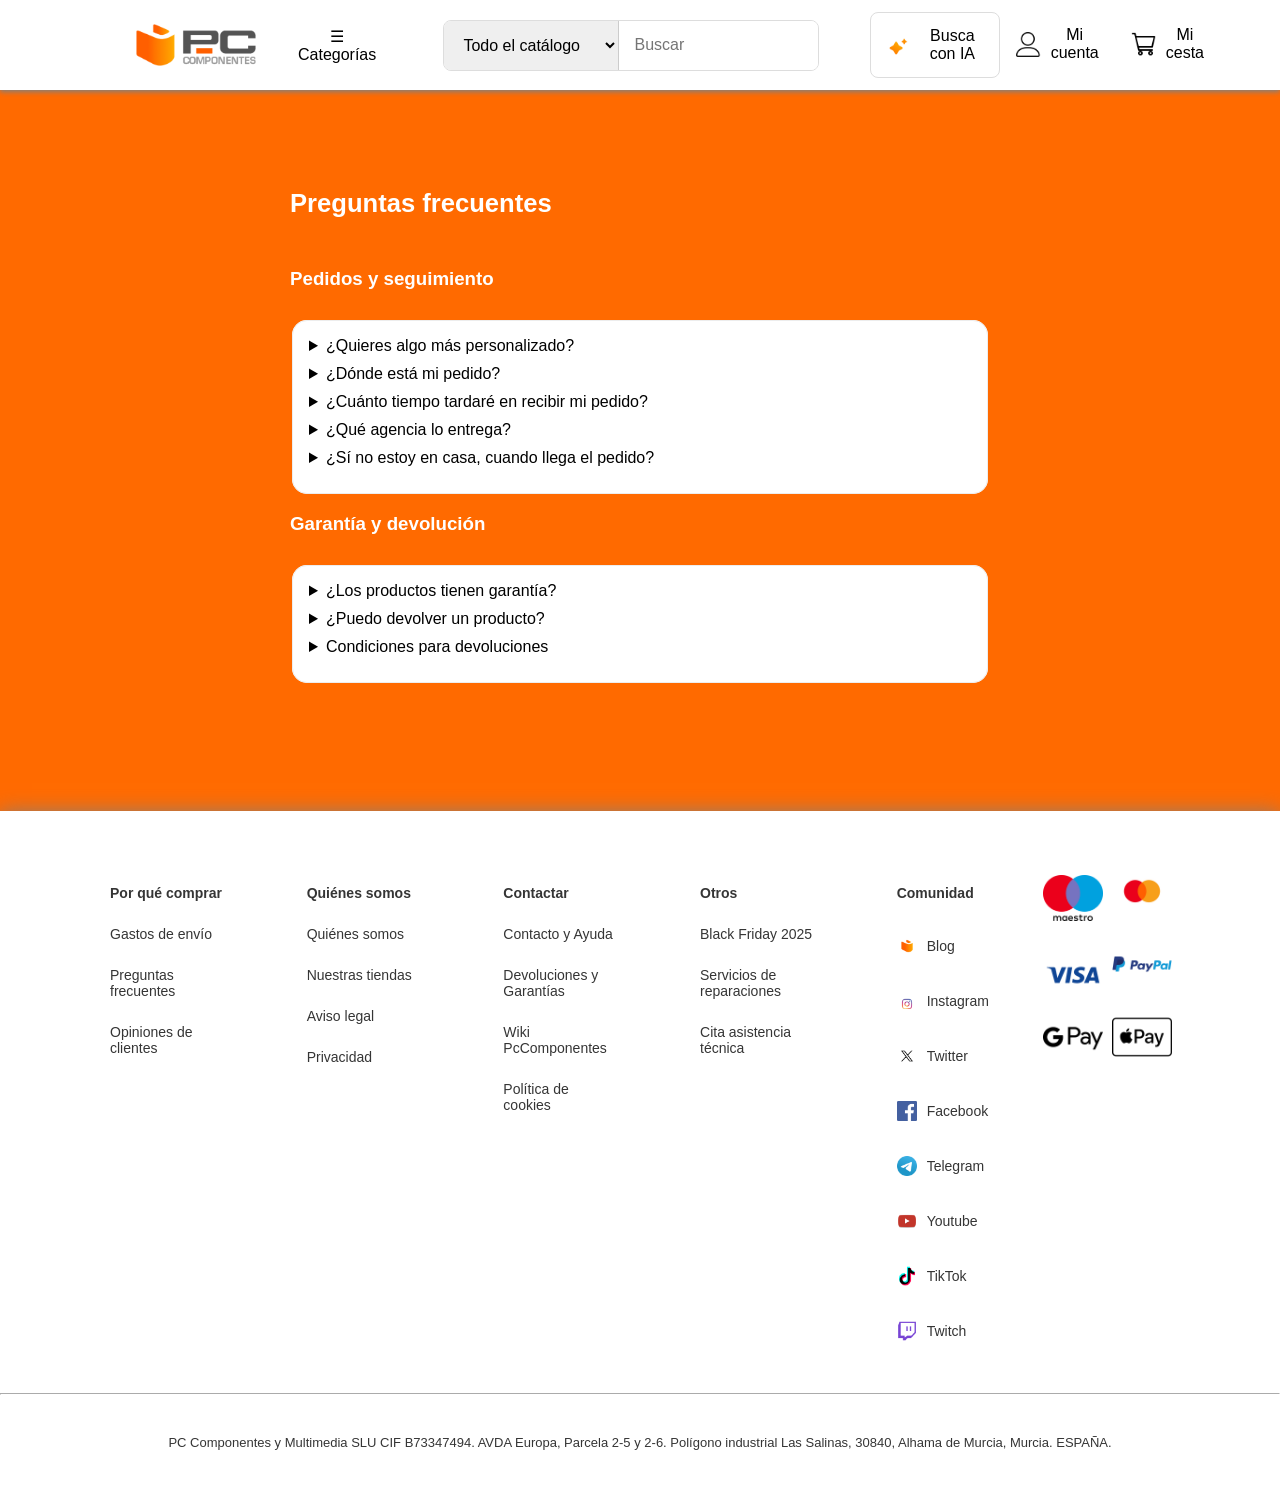
<file: GRUPO 3/Vahid/pagina7.html>
<!DOCTYPE html>
<html lang="es">

<head>
    <meta charset="UTF-8">
    <meta name="description" content="Página de preguntas frecuentes">
    <meta name="author" content="Tu nombre">
    <title>Preguntas frecuentes</title>
    <link rel="stylesheet" type="text/css" href="../pccomp.css">
</head>

<body class="bg-color">
    <header>
        <nav class="navbar">
            <div>
                <ul class="menu-nav">
                    <li>
                        <a class="link-icon" href="../Michael/index.html"><img class="icon-pc"
                                src="../Multimedia/Icono-Pccomponentes.png" alt="Logo">
                        </a>
                    </li>
                    <li class="menu-dropdonw">
                        <a href="#" class="btn-menu">☰ Categorías</a>
                        <ul class="menu-side">
                            <li><a href="../Michael/presentacion.html">Presentación</a></li>
                            <li><a href="../Michael/index.html">Inicio</a></li>
                            <li><a href="../Michael/pagina1.html">¿Donde estamos?</a></li>
                            <li><a href="../Alberto/pagina2.html">¿Quienes somos?</a></li>
                            <li><a href="../Alberto/pagina3.html">Tienda</a></li>
                            <li><a href="../Alberto/pagina4.html">Comparativa de productos</a></li>
                            <li><a href="../Vahid/pagina5.html">Formulario de Contacto</a></li>
                            <li><a href="../Vahid/pagina6.html">Formulario de Presupuesto</a></li>
                            <li><a href="../Vahid/pagina7.html">Preguntas frecuentes</a></li>
                        </ul>
                    </li>
                    <div class="search">
                        <form action="" class="form-search">
                            <select name="catalogo" id="catalogo ">
                                <option value="Todo el catalogo">Todo el catálogo</option>
                                <option value="Reacondicionado">Reacondicionado</option>
                            </select>
                            <input type="text" placeholder="Buscar">
                            <button type="submit" class="btn-search">
                                <img src="../Multimedia/IconoLuca.ico" alt="Icono Lupa"></button>
                        </form>
                    </div>
                    <ul class="menu-user">
                        <li>
                            <a class="btn-ia" href="">
                                <img src="../Multimedia/ICONO IA.png" alt="Icono IA" class="icon-nav">
                                Busca con IA
                            </a>
                        </li>
                        <li>
                            <a href="">
                                <img src="../Multimedia/IconoUsuario.ico" alt="Icono usuario" class="icon-nav">
                                Mi cuenta
                            </a>
                        </li>
                        <li>
                            <a href="">
                                <img src="../Multimedia/IconoCesta.ico" alt="Icono cesta" class="icon-nav">
                                Mi cesta
                            </a>
                        </li>
                    </ul>
                </ul>
            </div>
        </nav>
    </header>
    <main>
        <section class="contenedor" class="contenedorFAQ">

            <h1>Preguntas frecuentes</h1>

            <!-- ===================== -->
            <!-- GRUPO 1:  Mis pedidos-->
            <!-- ===================== -->

            <h3>Pedidos y seguimiento</h3>

            <fieldset class="bloque">

                <details class="faq-item">
                    <summary>¿Quieres algo más personalizado?</summary>
                    <p>

                        🔧Si Quiere elegir piezas sueltas y que me lo entreguen montado, En PcComponentes te lo ponemos
                        fácil: <br> <br>

                        🛒Usa nuestro configurador de PCs. Podrás elegir todos los componentes necesarios para que tu
                        equipo funcione
                        (procesador, memoria, disco Duro, Color de cajon externa, …), comprobar su compatibilidad, y
                        añadir periféricos
                        o sistema operativo si lo necesitas. <br> <br>

                        ⚠️ Importante: si quieres que te lo enviemos montado y listo para usar, debes solicitar
                        <a href="Pagina6.html">
                            Formulario De Presupuestoe.
                        </a> <br><br>
                        Nuestros técnicos revisarán todo antes del montaje para asegurar que todo es compatible y
                        funcione perfecto y te comuniacan.

                    </p>
                </details>

                <details class="faq-item">
                    <summary>¿Dónde está mi pedido?</summary>
                    <p>
                        <br>
                        📩Te avisaremos por e-mail cuando lo enviemos, con un link para seguirlo en tiempo real Ahí
                        podrás: <br><br>

                        🚚Ver el estado de tu pedido, desde que lo confirmas hasta que lo recibes.<br>
                        🗓️ Consultar la fecha estimada de entrega.<br><br>

                        📌 Nota para envíos a Canarias:<br>

                        Los pedidos se envían cada jueves al mediodía, por transporte marítimo.<br>
                        Te recomendamos hacer tu compra con al menos 24 horas de antelación para que nos dé tiempo a
                        prepararlo.<br><br>

                        📌 Nota sobre productos personalizados o con servicios añadidos:<br>
                        Si tu pedido incluye servicios como montaje o instalación de software, no verás cambios en el
                        seguimiento hasta que el pedido haya sido enviado.<br><br>

                        👨‍💼Si necesitas más información o ayuda, puedes contactar con nuestro
                        <a href="Pagina5.html">
                            Servicio de Atención al Cliente.
                        </a> <br>

                    </p>
                </details>

                <details class="faq-item">
                    <summary>¿Cuánto tiempo tardaré en recibir mi pedido?</summary>
                    <p>
                        <br>
                        <b>Plazos de entrega</b> <br>
                        Tu pedido se envía una vez confirmado el pago. Te facilitamos los plazos estimados, según el
                        destino y tipo de entrega: <br><br>


                        <b>📍 España peninsular</b> <br>


                        🚚Entrega estándar: en 24 horas hábiles tras la salida del pedido. <br>

                        📦Punto de recogida: opción flexible disponible en algunos códigos postales. <br>

                        🏪Recogida en tienda: disponible en Murcia, Madrid y Barcelona, sin coste extra. Te avisamos por
                        e-mail cuando esté listo para recoger. <br>

                        🌱Entrega ECO: opción más sostenible, con entrega en 1 a 3 días, optimizando rutas y reduciendo
                        emisiones . <br><br>



                        <b> 🌴 Islas y otras zonas</b> <br>

                        Canarias: enviamos los jueves. Entrega en Gran Canaria y Tenerife: martes o miércoles. En otras
                        islas: miércoles o jueves. <br>

                        Baleares: entrega en 48/72 horas hábiles. <br>

                        Ceuta y Melilla: entrega en 3 a 5 días hábiles, más el tiempo que tarde la aduana. <br><br>


                        <b>🌍 Envíos internacionales</b> <br>

                        Portugal continental y Andorra: entrega en 48/72 horas hábiles. <br>

                        Azores y Madeira: alrededor de 7 días hábiles (puede variar por trámites aduaneros). <br>

                        Francia, Italia, Alemania y Portugal: entrega en 3 a 5 días hábiles. <br><br>

                        <b>🇪🇺 Resto de la UE</b> <br>
                        recogida disponible solo en nuestras tiendas para países como: <br>
                        Rumanía, Polonia, Bulgaria, Holanda, Irlanda, Lituania, Bélgica, Finlandia, Luxemburgo, Suecia,
                        Croacia, <br>
                        Eslovenia,Letonia, Austria, Dinamarca, Grecia, Estonia, Hungría, República Checa, Madeira,
                        Azores y Gibraltar. <br><br>

                        <b>🔔 No realizamos envíos fuera de la Unión Europea.</b> <br>
                    </p>
                </details>

                <details class="faq-item">
                    <summary>¿Qué agencia lo entrega?</summary>
                    <p>

                        🚛Usamos diferentes agencias, según disponibilidad. <br>
                        Te informaremos por e-mail cuando salga tu pedido, incluyendo el nombre de la agencia y el
                        número de seguimiento. <br><br>
                        ℹ️Para mas información subre seguimiento de tus pedidos, puedes ver la pregunta <b>¿Dónde está
                            mi pedido?</b>. <br>


                    </p>
                </details>

                <details class="faq-item">
                    <summary>¿Sí no estoy en casa, cuando llega el pedido?</summary>
                    <p>
                        La entrega del paquete puede ser a lo largo de todo el día y no es posible elegir que sea en una
                        determinada franja horaria. <br>
                        Los repartidores no siempre llaman antes de acudir a hacer la entrega, pero no te preocupes si
                        no puede haber nadie en casa
                        cuando lleven el paquete, el repartidor hará un segundo intento al día siguiente hábil (máximo 2
                        intentos). <br><br>
                        ⚠️Si no puede entregarse tras varios intentos de entrega, el paquete se devolverá a nuestras
                        instalaciones. <br>

                    </p>
                </details>

            </fieldset>


            <!-- ===================== -->
            <!-- GRUPO 2:  Garantía y devolución -->
            <!-- ===================== -->

            <h3>Garantía y devolución</h3>

            <fieldset class="bloque">



                <details class="faq-item">
                    <summary>¿Los productos tienen garantía?</summary>
                    <p>
                        Todos nuestros productos cuentan con garantía oficial según la legislación vigente. <br> <br>

                        📅 Plazos según el tipo de artículo: <br>

                    <ul>
                        <li>🆕 Productos nuevos: 3 años de garantía.</li> <br>

                        <li>🔁 Reacondicionados: <br> <br>
                            <ul>
                                <li>Estado Como Nuevo → 3 años</li> <br>
                                <li>Estado Seminuevo → 2 años</li> <br>
                                <li>Estado Funcional → 1 año</li> <br>
                            </ul>
                        </li>
                    </ul>

                    🏬 Puedes gestionar tu garantía en tienda: <br>

                    En nuestras tiendas de Alhama de Murcia, Thader Murcia, Barcelona y Madrid. <br><br>

                    🚚 Recogidas y plazos <br>

                    Una vez recogido el producto (o entregado en punto de recogida), el plazo estimado de gestión es de
                    3 días hábiles,
                    aunque en casos excepcionales puede tardar hasta 10 días. Si se retrasa más de lo habitual, puedes
                    contactar con nuestro
                    <a href="Pagina5.html">
                        Servicio de Atención al Cliente.
                    </a> <br>

                    </p>
                </details>

                <details class="faq-item">
                    <summary>¿Puedo devolver un producto?</summary>
                    <p>
                        Tienes hasta 30 días naturales desde que recibes tu pedido para hacer la devolución desde el
                        momento de la recepción del mismo. <br><br>

                        🚨 Incidencias al recibir el pedido <br><br>

                        Si notas algo incorrecto o dañado, notifícalo cuanto antes. Dispones de 7 días naturales para
                        comunicar si:
                    <ul>
                        <li>Tu pedido no coincide con lo solicitado.</li>
                        <li>Faltan artículos.</li>
                        <li>El pedido ha llegado manipulado o golpeado.</li>

                    </ul><br>

                    ⚠️ Si el producto no funciona correctamente, deberás tramitar la garantía via contactar con nuestro
                    <a href="Pagina5.html">
                        Servicio de Atención al Cliente.
                    </a> <br><br>

                    ✅ Devolución gratuita <br>
                    Este servicio está disponible para productos nuevos y reacondicionados. <br> <br>

                    🚚 Recogidas <br>
                    Una vez el producto esté recogido o entregado, el proceso de devolución suele completarse en 3 días
                    naturales (hasta 7 en casos excepcionales). <br>

                    Si se excede este plazo, por favor, contacta con nuestro
                    <a href="Pagina5.html">
                        Servicio de Atención al Cliente.
                    </a> <br>, para poder darte una solución. <br>
                    </p>
                </details>

                <details class="faq-item">
                    <summary>Condiciones para devoluciones</summary>
                    <p>
                        El derecho de desistimiento no será aplicable a los contratos que se refieran a:
                    <ol>

                        <li>La prestación de servicios, una vez que el servicio haya sido completamente ejecutado, y si
                            el contrato impone al consumidor o usuario una obligación de pago, cuando la ejecución haya
                            comenzado, con previo consentimiento expreso del consumidor o usuario y con el conocimiento
                            por su parte de que, una vez que el empresario haya ejecutado íntegramente el contrato,
                            habrá perdido su derecho de desistimiento.</li>
                        <li>El suministro de bienes o la prestación de servicios cuyo precio dependa de fluctuaciones
                            del mercado financiero que el empresario no pueda controlar y que puedan producirse durante
                            el periodo de desistimiento.</li>
                        <li>El suministro de bienes confeccionados conforme a las especificaciones del consumidor y
                            usuario o claramente personalizados.</li>
                        <li>El suministro de bienes que puedan deteriorarse o caducar con rapidez.</li>
                        <li>El suministro de bienes precintados que no sean aptos para ser devueltos por razones de
                            protección de la salud o de higiene y que hayan sido desprecintados tras la entrega.</li>
                        <li>El suministro de bienes que después de su entrega y teniendo en cuenta su naturaleza se
                            hayan mezclado de forma indisociable con otros bienes.</li>
                        <li>El suministro de bebidas alcohólicas cuyo precio haya sido acordado en el momento de
                            celebrar el contrato de venta y que no puedan ser entregadas antes de 30 días, y cuyo valor
                            real dependa de fluctuaciones del mercado que el empresario no pueda controlar.</li>
                        <li>Los contratos en los que el consumidor y usuario haya solicitado específicamente al
                            empresario que le visite para efectuar operaciones de reparación o mantenimiento urgente;
                            si, en esa visita, el empresario presta servicios adicionales a los solicitados
                            específicamente por el consumidor o suministra bienes distintos de las piezas de recambio
                            utilizadas necesariamente para efectuar las operaciones de mantenimiento o reparación, el
                            derecho de desistimiento debe aplicarse a dichos servicios o bienes adicionales.</li>
                        <li>El suministro de grabaciones sonoras o de vídeo precintadas o de programas informáticos
                            precintados que hayan sido desprecintados por el consumidor y usuario después de la entrega.
                        </li>
                        <li>El suministro de prensa diaria, publicaciones periódicas o revistas, con la excepción de los
                            contratos de suscripción para el suministro de tales publicaciones.</li>
                        <li>Los contratos celebrados mediante subastas públicas.</li>
                        <li>El suministro de servicios de alojamiento para fines distintos del de servir de vivienda,
                            transporte de bienes, alquiler de vehículos, comida o servicios relacionados con actividades
                            de esparcimiento, si los contratos prevén una fecha o un periodo de ejecución específicos.
                        </li>
                        <li>El suministro de contenido digital que no se preste en un soporte material cuando la
                            ejecución haya comenzado y, si el contrato impone al consumidor o usuario una obligación de
                            pago, cuando se den las siguientes condiciones:</li>
                        <li>El consumidor o usuario haya otorgado su consentimiento previo para iniciar la ejecución
                            durante el plazo del derecho de desistimiento.</li>
                        <li>El consumidor o usuario haya expresado su conocimiento de que, en consecuencia, pierde su
                            derecho de desistimiento.</li>
                        <li>El empresario haya proporcionado una confirmación con arreglo al artículo 98.7 o al artículo
                            99.2.</li>

                    </ol>

                    Una vez recibamos el/los productos, te devolveremos el dinero según la forma de pago que hayas
                    utilizado:
                    <ul>
                        <li>Si pagaste con tarjeta, el abono lo realizaremos en tu cuenta en un plazo de 48 a 72 horas
                            hábiles.</li>
                        <li>Si el pago lo hiciste por transferencia, te pediremos un número de cuenta para hacerte el
                            abono. Ten en cuenta que pueden pasar hasta 48 h hábiles hasta que se vea reflejado en tu
                            cuenta bancaria.</li>
                        <li>Si pagaste por financiación, realizaremos una cancelación total o parcial de la cantidad
                            financiada según el caso.</li>
                        <li>Para el resto de las formas de pago, te solicitaremos un número de cuenta para hacerte el
                            abono.
                            Solo serás responsable de la disminución de valor de los bienes resultante de una
                            manipulación de los mismos distinta a la necesaria para establecer su naturaleza, sus
                            características o su funcionamiento.</li>
                    </ul>


                    Puedes consultar más información sobre el proceso de devolución en el apartado “Devoluciones y
                    garantías de PcComponentes” del


                    Condiciones de devoluciones para clientes particulares y distribuidores
                    <ul>

                        <li>Puedes devolver tus artículos por cualquier motivo en estado nuevo (intacto o desprecintado)
                            o usado, y sin gastos de devolución, más allá del plazo establecido legalmente para ejercer
                            el derecho de desistimiento (14 días naturales desde su entrega) hasta los siguientes 30
                            días naturales desde que lo recibes. </li>
                        <li>Con el fin de poder evitar cualquier tipo de daño en el envío, toda mercancía debe ser
                            devuelta en sus condiciones originales, en perfecto estado y protegida, evitando pegatinas,
                            precintos o cintas adhesivas directamente sobre la superficie o embalaje del artículo.</li>
                        <li>Una vez rellenada y enviada la solicitud de devolución, recibirás las instrucciones para que
                            nos lo hagas llegar a nuestras instalaciones en tu correo electrónico. Deberás enviar los
                            bienes sin ninguna demora y siempre dentro del plazo máximo de 30 días naturales desde que
                            recibiste tu pedido.</li>
                        <li>Una vez recibida la mercancía y comprobada que está en perfectas condiciones, se tramitará
                            la devolución del importe. Te devolveremos el pago recibido, incluido el gasto de entrega,
                            con la excepción de los gastos adicionales resultantes de la elección por tu parte de una
                            modalidad de entrega diferente a la modalidad menos costosa de entrega ordinaria que
                            ofrezcamos.</li>
                        <li>Devolución de productos con regalo o promoción: Será obligatorio la devolución completa
                            (pack completo o artículo + regalo) para poder proceder al reembolso. En el caso de
                            productos que incluyen códigos de descarga de juegos, será requisito no haberlo descargado
                            para proceder al abono completo. En el caso de que se haya descargado, se descontará el
                            importe del juego al total a reembolsar.</li>
                        <li>Una vez hayamos recogido el producto, o bien, lo hayas depositado en un punto de entrega, el
                            plazo estimado suele ser de 3 días hábiles (ni fines de semana ni festivos) y en
                            circunstancias excepcionales hasta 10 días (si la recogida/entrega es en la península). Si
                            se excede este plazo, por favor, contacta con nuestro
                            <a href="Pagina5.html">
                                Servicio de Atención al Cliente
                            </a>, para poder darte una solución.
                        </li>
                    </ul>
                    </p>
                </details>
            </fieldset>
        </section>
    </main>
   <footer>
        <div class="footerbar">
            <div>
                <ul>
                    <li class="title-footer"><strong>Por qué comprar</strong></li>
                    <li><a href="https://help.pccomponentes.com/hc/es-es/articles/19503927607709-Gastos-de-env%C3%ADo" style="text-decoration: none; color: #353535;">Gastos de envío</a></li>
                    <li><a href="../Vahid/pagina7.html" style="text-decoration: none; color: #353535;">Preguntas frecuentes</a></li>
                    <li><a href="https://www.pccomponentes.com/opiniones" style="text-decoration: none; color: #353535;">Opiniones de clientes</a></li>
                </ul>
            </div>
            <div>
                <ul>
                    <li class="title-footer"><strong>Quiénes somos</strong></li>
                    <li><a href="../Alberto/pagina2.html" style="text-decoration: none; color: #353535;">Quiénes somos</a></li>
                    <li><a href="../Michael/pagina1.html" style="text-decoration: none; color: #353535;">Nuestras tiendas</a></li>
                    <li><a href="https://www.pccomponentes.com/aviso-legal" style="text-decoration: none; color: #353535;">Aviso legal</a></li>
                    <li><a href="https://www.pccomponentes.com/privacidad" style="text-decoration: none; color: #353535;">Privacidad</a></li>
                </ul>
            </div>
            <div>
                <ul>
                    <li class="title-footer"><strong>Contactar</strong></li>
                    <li><a href="../Vahid/pagina5.html" style="text-decoration: none; color: #353535;">Contacto y Ayuda</a></li>
                    <li><a href="https://help.pccomponentes.com/hc/es-es/categories/19806195784221-Garant%C3%ADas-y-devoluciones" style="text-decoration: none; color: #353535;"></a>Devoluciones y Garantías</li>
                    <li><a href="https://www.pccomponentes.com/wiki" style="text-decoration: none; color: #353535;">Wiki PcComponentes</a></li>
                    <li><a href="https://www.pccomponentes.com/cookies" style="text-decoration: none; color: #353535;">Política de cookies</a></li>
                </ul>
            </div>
            <div>
                <ul>
                    <li class="title-footer"><strong>Otros</strong></li>
                    <li><a href="../Michael/index.html" style="text-decoration: none; color: #353535;">Black Friday 2025</a></li>
                    <li><a href="https://www.pccomponentes.com/servicio-de-reparaciones" style="text-decoration: none; color: #353535;">Servicios de reparaciones</a></li>
                    <li><a href="https://www.pccomponentes.com/servicio-tecnico-remoto-asre" style="text-decoration: none; color: #353535;">Cita asistencia técnica</a></li>
                </ul>
            </div>
            <div>
                <ul class="list-social-icon">
                    <li class="title-footer"><strong>Comunidad</strong></li>
                    <li>
                        <a href="https://www.pccomponentes.com/blog" target="_blank">
                            <img src="../Multimedia/unnamed.png" alt="" class="social-icon">Blog
                        </a>
                    </li>
                    <li>
                        <a href="https://www.instagram.com/pccomponentes/" target="_blank">
                            <img src="../Multimedia/Instagram.ico" alt="Instagram" class="social-icon">Instagram
                        </a>
                    </li>
                    <li>
                        <a href="https://x.com/pccomponentes" target="_blank">
                            <img src="../Multimedia/X.ico" alt="Twitter" class="social-icon">Twitter
                        </a>
                    </li>
                    <li>
                        <a href="https://www.facebook.com/pccomponentes" target="_blank">
                            <img src="../Multimedia/Facebook.ico" alt="Facebook" class="social-icon">Facebook
                        </a>
                    </li>
                    <li>
                        <a href="https://t.me/pccomponentesESP" target="_blank">
                            <img src="../Multimedia/telegram.ico" alt="Telegram" class="social-icon">Telegram
                        </a>
                    </li>
                    <li>
                        <a href="https://www.youtube.com/user/PcComponentescom" target="_blank">
                            <img src="../Multimedia/youtube.ico" alt="Youtube" class="social-icon">Youtube
                        </a>
                    </li>
                    <li>
                        <a href="https://www.tiktok.com/@pccomponentes.com" target="_blank">
                            <img src="../Multimedia/Tiktok.ico" alt="TikTok" class="social-icon">TikTok
                        </a>
                    </li>
                    <li>
                        <a href="https://www.twitch.tv/pccomponenteses" target="_blank">
                            <img src="../Multimedia/Twitch.ico" alt="Twitch" class="social-icon">Twitch
                        </a>
                    </li>
                </ul>
            </div>
            <div class="pay-icon">
                <img src="../Multimedia/Maestro.ico" alt="Icono maestro">
                <img src="../Multimedia/MasterCard.ico" alt="Icono master card">
                <img src="../Multimedia/Visa.ico" alt="Icono Visa">
                <img src="../Multimedia/Paypal.ico" alt="Icono Paypal">
                <img src="../Multimedia/Google Pay.ico" alt="Icono Google pay">
                <img src="../Multimedia/Apple play.ico" alt="Icono Apple pay">
            </div>
        </div> 
        <hr>
        <blockquote>
            PC Componentes y Multimedia SLU CIF B73347494. AVDA Europa, Parcela 2-5 y 2-6. 
            Polígono industrial Las Salinas, 30840, Alhama de Murcia, Murcia. ESPAÑA.
        </blockquote>
    </footer>

</body>

</html>
</file>
<file: GRUPO 3/pccomp.css>
/* ---- Estilo de toda la página ---- */
body {
    margin: 0;
    font-family: Verdana, Geneva, Tahoma, sans-serif;
}

main {
    margin-top: 150px;
    margin-bottom: 110px;
}

html {
    scroll-behavior: smooth;
}

/*----------------------------------------------*/
/* -- CSS - MICHAEL ALESSANDRO APRILE MANCHA -- */
/*----------------------------------------------*/

/* -------------------- ESTILOS PÁGINA PRESENTACIÓN -------------------- */


/* ---- Background de presentación ----*/
.bg-color {
    background-color: #ff6a00;
}

/* ---- Estilo del navbar ---- */
.navbar {
    background-color: #ffffff;
    margin-bottom: 30px;
    width: 100%;
    box-shadow: 0px 2px 5px gray;
    position: fixed;
    top: 0;
    left: 0;
    z-index: 1000;
}

.menu-nav {
    display: flex;
    align-items: center;
    list-style-type: none;
    margin: 0;
    padding: 10px 0px 10px 120px;
}

.menu-nav li a {
    display: block;
    color: black;
    text-align: center;
    padding: 14px 16px;
    text-decoration: none;
}

/* ---- Estilo del icono ---- */
.link-icon {
    margin-left: 0;
    padding: 0;
    display: inline-block;
    text-decoration: none;
}

.icon-pc {
    object-fit: contain;
    display: block;
    width: 120px;
}

/* ---- Estilo del boton categorias ---- */
.menu-dropdonw {
    list-style: none;
}

.btn-menu {
    display: block;
    padding: 10px 16px;
    text-decoration: none;
    border-radius: 5px;
    margin-left: 10px;
}

.btn-menu:hover {
    background-color: #f9f9f9;
}

/* ---- Panel lateral dropdown ----*/
.menu-side {
    position: fixed;
    top: 0;
    left: -350px;
    width: 300px;
    height: 100%;
    background-color: white;
    box-shadow: 5px 0px 15px;
    z-index: 1001;
    transition: left 0.4s;
    display: flex;
    flex-direction: column;
    padding: 90px 0px 0px 0px;
    margin: 0;
    list-style-type: none;
}

.menu-dropdonw:hover .menu-side {
    left: 0;
}

.menu-side li a {
    display: block;
    color: black;
    padding: 15px 25px;
    text-decoration: none;
    border-bottom: 1px solid #eee;
}

.menu-side li a:hover {
    color: #ff6a00;
}

/* ---- Buscador ----*/
.search {
    flex-grow: 1;
    margin: 0 4vw;
    min-width: 300px;
}

.form-search {
    display: flex;
    border: 1px solid #dddddd;
    border-radius: 8px;
    overflow: hidden;
    background-color: white;
}

.form-search select {
    padding: 15px;
    border: none;
    border-right: 1px solid #ccc;
    outline: none;
    cursor: pointer;
    font-size: medium;
}

.form-search input {
    flex-grow: 1;
    padding: 12px 15px;
    border: none;
    outline: none;
    font-size: medium;
}

.btn-search img {
    object-fit: contain;
    display: block;
    width: 20px;
}

.btn-search {
    background-color: white;
    padding: 0px 15px;
    border: none;
    cursor: pointer;
    display: flex;
    align-items: center;
    justify-content: center;
    transition: transform 0.3s, color 0.3s;
}

.btn-search :hover {
    transform: scale(1.1);
    color: #333333;
}

/* ---- Menu del usuario ---- */
.menu-user {
    display: flex;
    list-style-type: none;
    padding: 0;
    margin: 0;
    margin-right: 60px;
}

.menu-user li a {
    display: flex;
    align-items: center;
    text-decoration: none;
    font-size: medium;
}

.menu-user li a:hover {
    background-color: #f9f9f9;
}

.icon-nav {
    width: 25px;
    margin-right: 10px;
}

.btn-ia {
    border: 1px solid #dddddd;
    border-radius: 8px;
}

/* ---- Titulo de la pagina ----*/
.title-presentation {
    background-color: #ffffff;
    font-family: sans-serif;
    padding: 15px;
    text-align: center;
    font-size: 1vw;
    margin: 40px 0px;
    transition: transform 0.3s, color 0.3s;
    box-shadow: 0px 5px 15px gray;
}

.title-presentation:hover {
    transform: scale(1.1);
}

/* ---- Estilo del video ---- */
.link-video {
    display: block;
    width: 50%;
    margin: 40px auto;
}

.link-video video {
    display: block;
    width: 100%;
    height: auto;
    border-radius: 15px;
    box-shadow: 0px 8px 20px gray;
    transition: transform 0.3s, color 0.3s;
}

.link-video video:hover {
    transform: scale(1.1);
}

/* ---- Estilo del footer ----*/
footer {
    background-color: white;
    box-shadow: 0px 2px 20px gray;
    padding: 30px;
    font-size: 14px;
    font-family: sans-serif;
}

.footerbar {
    display: flex;
    padding: 20px;
}

.footerbar>div {
    width: 16.6%;
    padding: 0 10px;
}

.footerbar li {
    margin-top: 5px;
    color: #353535;
    list-style-type: none;
    padding: 10px;
    cursor: pointer;
}

.footerbar li:hover {
    background-color: #f9f9f9;

}

.footerbar li.title-footer:hover {
    background-color: white;
    cursor: text;
}

footer hr {
    border-color: #ffffff;
    margin-left: -30px;
    margin-right: -30px;
}

blockquote {
    margin-top: 40px;
    text-align: center;
    color: #353535;
    font-size: small;
}

/* ---- Iconos de pago ---- */

.pay-icon img {
    width: 60px;
    margin-right: 5px;
    margin-bottom: 10px;
}

/* ---- Iconos de Comunidad ---- */
.list-social-icon {
    list-style-type: none;
}

.list-social-icon li a {
    color: #353535;
    text-decoration: none;
    display: flex;
    align-items: center;
}

.list-social-icon li {
    margin-bottom: 15px;
}

.social-icon {
    width: 20px;
    height: 20px;
    margin-right: 10px;
    object-fit: contain;
}

/* -------------------- ESTILOS PÁGINA INICIO -------------------- */


/* ----- Estilo body inicio ----- */
.blackfriday {
    background-color: #111111;
    color: white;
    text-align: center;
    margin: 0;
    padding: 0;
}

/* ----- Banner Promocional -----*/
.banner-promotional {
    width: 100%;
    margin-top: -70px;
    background-color: black;
    justify-content: center;
    align-items: center;
    display: flex;
    margin-bottom: 70px;
}

.banner-promotional figure {
    margin: 0;
    padding: 0;
    display: flex;
    justify-content: center;
}

.banner-promotional img {
    width: 100%;
    height: 300px;
    object-fit: contain;
    display: block;
}

/* ----- Sección Black Friday -----*/
.title-bf {
    color: #ff3333;
    font-size: 2.5em;
    margin-bottom: 5px;
    text-transform: uppercase;
}

.subtitle-bf {
    color: #cccccc;
    font-size: 1.2em;
    margin-bottom: 30px;
}

/* ---- Contenedor y tarjetas de ofertas----*/
.container-offer {
    display: flex;
    flex-direction: row;
    justify-content: center;
    gap: 30px;
    flex-wrap: wrap;
}

.offer-bf {
    background-color: #ffffff;
    color: #333333;
    width: 280px;
    padding: 20px;
    border-radius: 10px;
    box-shadow: 0px 4px 8px #ff6a00;
    transition: transform 0.3s ease;
}

.offer-bf:hover {
    transform: scale(1.05);
    cursor: pointer;
}

.offer-bf img {
    width: 150px;
    height: 150px;
    object-fit: contain;
    margin-bottom: 15px;
}

.offer-bf del {
    color: #999999;
    font-size: 0.9em;
}

.new-price {
    color: #ff3333;
    font-size: 1.4em;
    font-weight: bold;
}

.discount-label {
    background-color: #ff3333;
    color: white;
    font-weight: bold;
    padding: 5px 15px;
    border-radius: 20px;
    display: inline-block;
    margin-bottom: 10px;
    box-shadow: 0px 2px 4px rgba(0, 0, 0, 0.3);
}

.offer-bf .table-info {
    width: 100%;
    text-align: left;
    margin-top: 15px;
    font-size: 0.9em;
}

.offer-bf .tabla-info th {
    color: #666;
    padding-bottom: 5px;
}

/* -------------------- ESTILOS PÁGINA ¿DÓNDE ESTAMOS? -------------------- */


/* ---- Tarjetas de ubicaciones ---- */
.ubication h1 {
    padding: 25px;
    padding-left: 150px;
    background-color: #ff6a00;
    color: white;
    font-size: 2vw;
    box-shadow: 0px 5px 15px rgba(0, 0, 0, 0.2);
    cursor: default;
}

.card-container {
    display: flex;
    justify-content: center;
    gap: 40px;
    padding: 40px 20px;
    flex-wrap: wrap;
    margin-top: 100px;
    margin-bottom: 250px;
}

.card-ubication {
    display: block;
    text-decoration: none;
    width: 300px;
    color: white;
    text-align: center;
    background-color: #2a008b;
    border-radius: 15px;
    padding: 25px;
    box-shadow: 0px 5px 15px rgba(0, 0, 0, 0.4);
    transition: transform 0.3s, color 0.3s;
}

.card-ubication h2 {
    cursor: default;
}

.card-ubication img {
    width: 70px;
}

.card-ubication:hover {
    transform: scale(1.1);
    box-shadow: 0px 10px 20px rgba(0, 0, 0, 0.4)
}

/* ---- Iframe de Google ---- */
.google-map {
    display: flex;
    flex-direction: column;
    gap: 60px;
    padding: 50px 10%;
}

.map-container {
    display: flex;
    flex-direction: row;
    align-items: center;
    gap: 40px;
    background-color: #f5f5f5;
    padding: 30px;
    border-radius: 20px;
    box-shadow: 0px 5px 15px rgba(0, 0, 0, 0.1);
    scroll-margin-top: 100px;
}

.google-map iframe {
    width: 600px;
    height: 450px;
    border-radius: 15px;
    box-shadow: 0px 5px 15px #333;
}

/* ---- Información de las direcciones ---- */
.info-box {
    flex: 1;
}

.info-box h3 {
    color: #ff6a00;
    font-size: 1.8vw;
    margin-bottom: 20px;
}

.info-box ul {
    list-style-type: none;
    padding: 0;
    line-height: 2;
    font-size: 1.2vw;
}

.info-box strong {
    color: #2a008b;
}

/* ---- Redes Sociales ---- */
.icon-social-media img {
    width: 50px;
}


/*----------------------------------------------*/
/* -- CSS - ALBERTO MARTÍNEZ CARRASCO --------- */
/*----------------------------------------------*/

/* -------------------- ESTILOS PÁGINA ¿QUIÉNES SOMOS? -------------------- */

:root {
    --pcc-orange: #ff6000;
    --pcc-dark: #333;
    --pcc-gray: #f4f4f4;
}

.about-us {
    font-family: 'Segoe UI', Tahoma, Geneva, Verdana, sans-serif;
    color: var(--pcc-dark);
}

.about-hero {
    background-color: var(--pcc-orange);
    color: white;
    padding: 60px 20px;
    text-align: center;
}

.about-hero h1 {
    font-size: 2.5rem;
    margin-bottom: 10px;
}

.container {
    max-width: 1200px;
    margin: 0 auto;
    padding: 40px 20px;
}

/* Grid de Tarjetas */
.about-grid {
    display: grid;
    grid-template-columns: repeat(auto-fit, minmax(250px, 1fr));
    gap: 20px;
    margin-bottom: 50px;
}

.card {
    background: white;
    padding: 30px;
    border-radius: 8px;
    text-align: center;
    box-shadow: 0 4px 12px rgba(0, 0, 0, 0.1);
    transition: transform 0.3s;
}

.card h3 {
    color: var(--pcc-orange);
}

/* Sección de texto e imagen */
.about-content {
    display: flex;
    align-items: center;
    gap: 40px;
    flex-wrap: wrap;
}

.text {
    flex: 1;
    min-width: 300px;
    font-family: Cambria, Cochin, Georgia, Times, 'Times New Roman', serif;
}

.text h2 {
    font-size: 2vw;
    margin-bottom: 80px;
}

.image {
    flex: 1;
    min-width: 300px;
}

.image img {
    width: 100%;
    border-radius: 12px;
}

.container-foto {
    display: flex;
    align-items: center;
    gap: 40px;
    background-color: #f5f5f5;
    padding: 30px;
    border-radius: 60px;
    box-shadow: 0px 5px 20px rgba(0, 0, 0, 0.1);
    margin-bottom: 30px;

}

.img-foto {
    flex: 1;
    height: 250px;
    overflow: hidden;
    border-radius: 20px;
    border: 1px #ccc;
    margin-left: 70px;
}

.img-foto img {
    width: 60%;
    height: 100%;
    object-fit: cover;
    border-radius: 20px;
}

.txt-foto {
    flex: 2;
}

.txt-foto p {
    margin-left: -30p;
    list-style-type: none;
    padding: 0;
    line-height: 2;
    font-size: 0.9vw;
}

/* -------------------- ESTILOS PÁGINA TIENDA -------------------- */

.titulo-catalogo h1 {
    padding: 25px;
    padding-left: 150px;
    background-color: #ff6a00;
    color: white;
    font-size: 2vw;
    box-shadow: 0px 5px 15px rgba(0, 0, 0, 0.2);
    cursor: default;
    margin-bottom: 100px;
}

/* Contenedor de la tienda (Tema 9: Disposición) */
.tienda-container {
    display: flex;
    flex-wrap: wrap; /* Permite que los productos bajen a la siguiente fila */
    justify-content: center;
    gap: 20px;
}

/* Tarjeta de producto (Tema 8: Modelo de cajas) */
.producto-card {
    background-color: white;
    width: 310px;
    border: 1px solid #ddd;
    border-radius: 8px;
    padding: 15px;
    box-shadow: 0 2px 5px rgba(0, 0, 0, 0.1);
    text-align: center;
}

.producto-card img {
    max-width: 100%;
    height: 180px;
    object-fit: contain;
    margin-bottom: 10px;
}

/* Estilo de la tabla de características (Tema 5 y 8) */
.tabla-info {
    width: 100%;
    border-collapse: collapse; /* Quita el espacio entre bordes de celdas */
    margin-top: 10px;
    font-size: 0.9em;
}

.tabla-info th,
.tabla-info td {
    border: 1px solid #eee;
    padding: 8px;
    text-align: left;
}

.tabla-info th {
    background-color: #f8f8f8;
    color: #666;
}

.precio {
    color: #ff6a00;
    font-weight: bold;
    font-size: 1.1em;
}

.nuevo-precio {
    color: #ff6a00;
    font-size: 1.4em;
    font-weight: bold;
}

/* -------------------- ESTILOS PÁGINA COMPARATIVA PRODUCTOS -------------------- */

.tabla-comparativa {
    width: 100%;
    max-width: 900px;
    margin: 100px auto;
    border-collapse: collapse; /* Tema 5: Fundamental para tablas */
    background-color: #ffffff;
    border-radius: 12px;
    overflow: hidden;
    box-shadow: 0 8px 16px rgba(0, 0, 0, 0.1);
}

.tabla-comparativa th {
    background-color: #472c72;
    color: white;
    font-size: 1.1em;
    padding: 20px;
    border-bottom: 4px solid #ff6a00;
}

.cabecera-producto {
    display: flex;
    flex-direction: column;
    align-items: center;
    justify-content: flex-start;
    gap: 10px;
    height: 100%;
    text-align: center;
}

.tabla-comparativa th img {
    width: 100px;
    height: 100px;
    object-fit: contain;
    background-color: white;
    border-radius: 8px;
    padding: 5px;
    box-shadow: 0 4px 8px rgba(0, 0, 0, 0.2);
}

.tabla-comparativa td {
    border-bottom: 1px solid #eeeeee;
    padding: 15px;
    text-align: center;
}

/* Resaltar la columna de características (Tema 8: Selectores) */
.tabla-comparativa td:first-child {
    font-weight: bold;
    background-color: #f8f9fa;
    text-align: left;
    width: 25%;
}

/* Estilo para las celdas unificadas (colspan) */
.tabla-comparativa td[colspan="2"] {
    background-color: #eaf2f8;
    color: #ff6a00;
    font-style: italic;
    font-weight: bold;
}



/*----------------------------------------------*/
/* -- CSS - VAHID ALHOSEINIFAKHRAEI ----------- */
/*----------------------------------------------*/


/* Contenedor principal */
.contenedor {
    width: 700px;
    margin: 18px auto;
    padding: 18px;
}

/* Titulo de pagina web */
.contenedor h1 {
    color: #ffffff;
    font-size: 2vw;
    margin-bottom: 50px;

}

.contenedor h3 {
    color: #ffffff;
    margin-bottom: 30px;
}

/* Bloques / cajas */
.bloque {
    background: #ffffff;
    border: 1px solid #ededed;
    border-radius: 15px;
    padding: 16px;
    margin-top: 14px;
}


/* Filas */
.fila {
    margin-top: 14px;
    margin-left: 10px;
}

/* Inputs y select */
.contenedor input,
.contenedor select {
    text-align: left;
    width: 200px;
    padding: 6px 6px;
    border: 1px solid #d9d9d9;
    margin-top: 6px;
    background: #fafafa;
}

/* Inputs checkbox*/
.contenedor input[type="checkbox"] {
    width: auto;
    margin-right: 6px;
}

/* text area */
.contenedor textarea {
    text-align: left;
    width: 600px;
    padding: 6px 6px;
    border: 1px solid #d9d9d9;
    margin-top: 6px;
    background: #fafafa;
}

/* Focus: acento naranja */
.contenedor input:focus,
.contenedor select:focus,
.contenedor textarea:focus {
    border-color: #ff6a00;
    background: #ffffff;
}

/* Botones submit/reset (con tus inputs type submit/reset) */
.contenedor input[type="submit"],
.contenedor input[type="reset"] {
    width: auto;
    padding: 12px 16px;
    margin-top: 1px;
    font-weight: bold;
    border: 1px solid #ededed;
    border-radius: 15px;
}

/* Enviar (naranja) */
.contenedor input[type="submit"] {
    background: #ff6a00;
    color: #ffffff;
    font-size: medium;
}

.contenedor input[type="submit"]:hover {
    background: #e85f00;
}

/* Borrar (gris oscuro) */
.contenedor input[type="reset"] {
    background: #2b2b2b85;
    color: #ffffff;
    margin-left: 8px;
    font-size: medium;
}

.contenedor input[type="reset"]:hover {
    background: #1f1f1f;
}

/*Icon*/
.icon {
    width: 30px;
    height: 30px;
    vertical-align: middle;
    margin-right: 6px;
}


/* ----- FAQ ----- */

/* Contenedor FAQ */
.contenedorFAQ {
    width: 70%;
    margin: 18px auto;
    padding: 18px;
}

.faq-item {
    margin-bottom: 10px;
}

.contenedorFAQ summary {
    font-weight: bold;
}

.contenedorFAQ details p {
    margin-top: 5px;
    padding-left: 10px;
}
</file>
